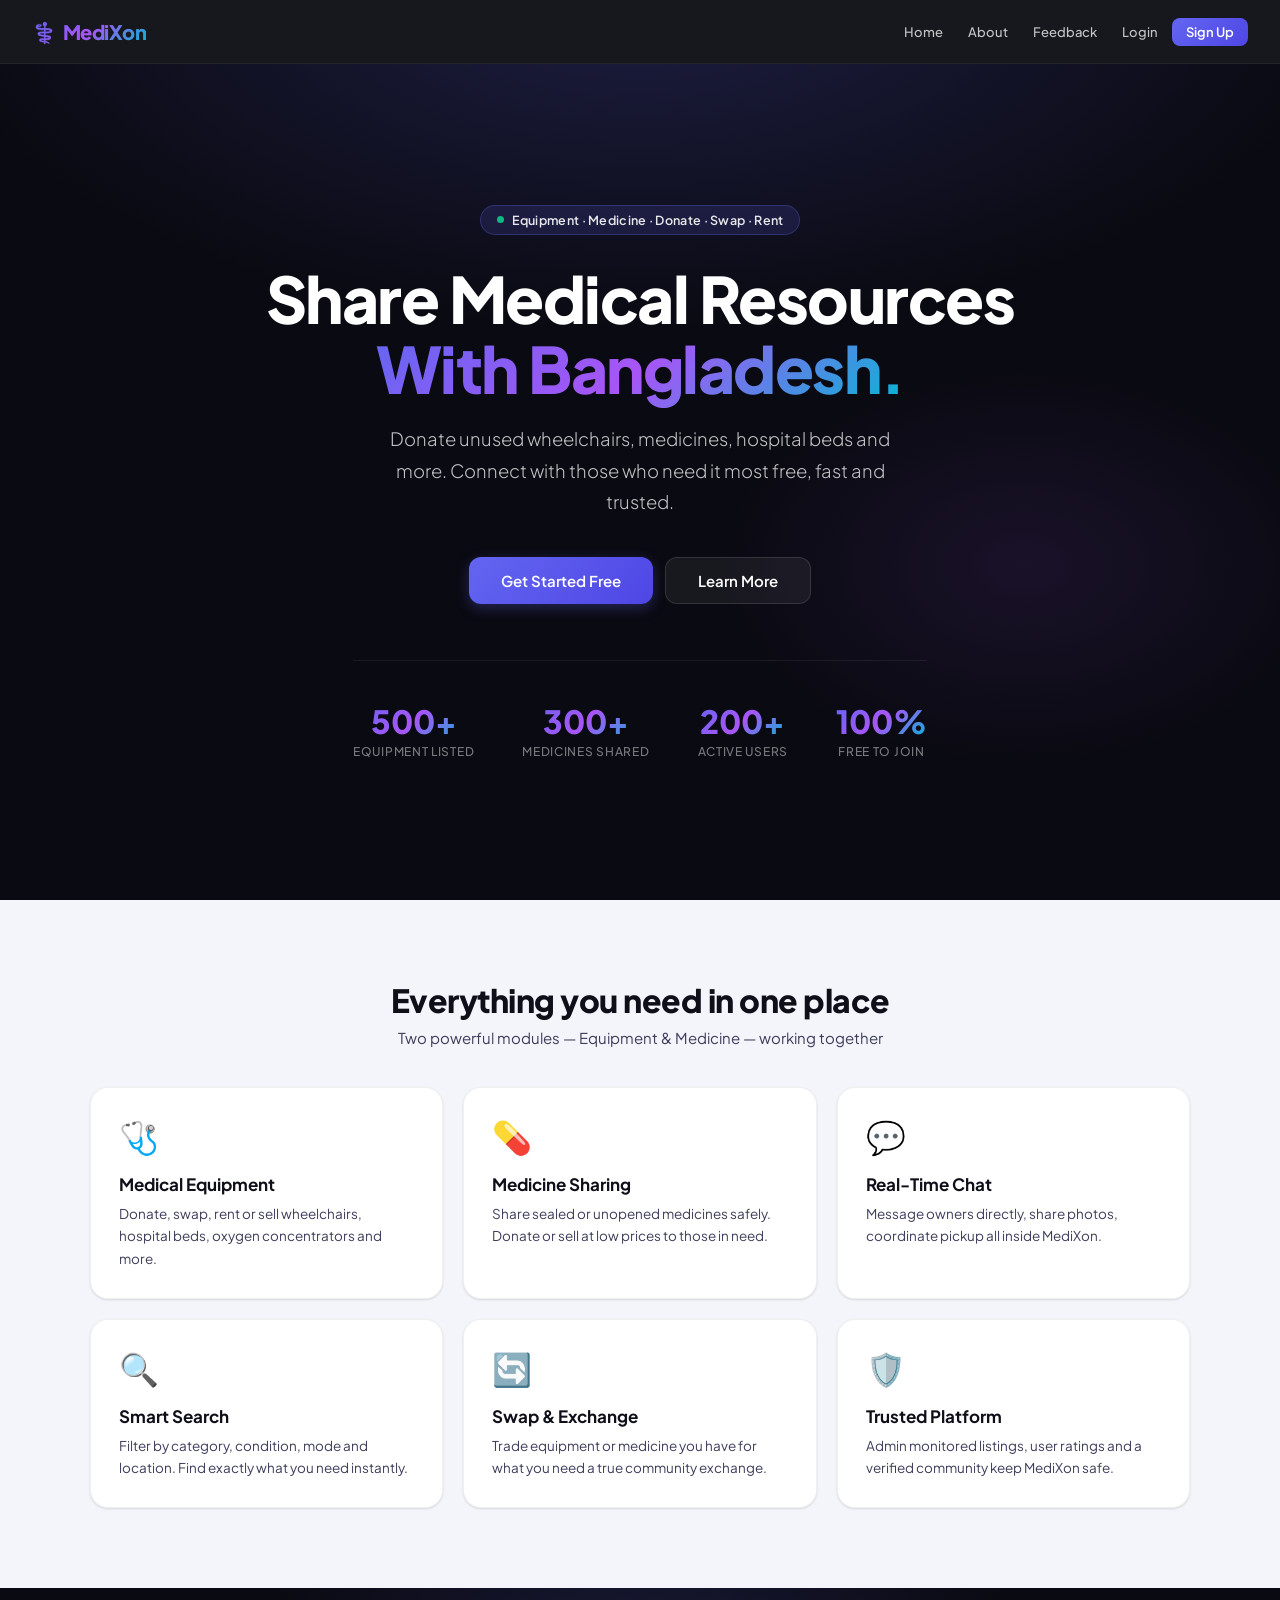
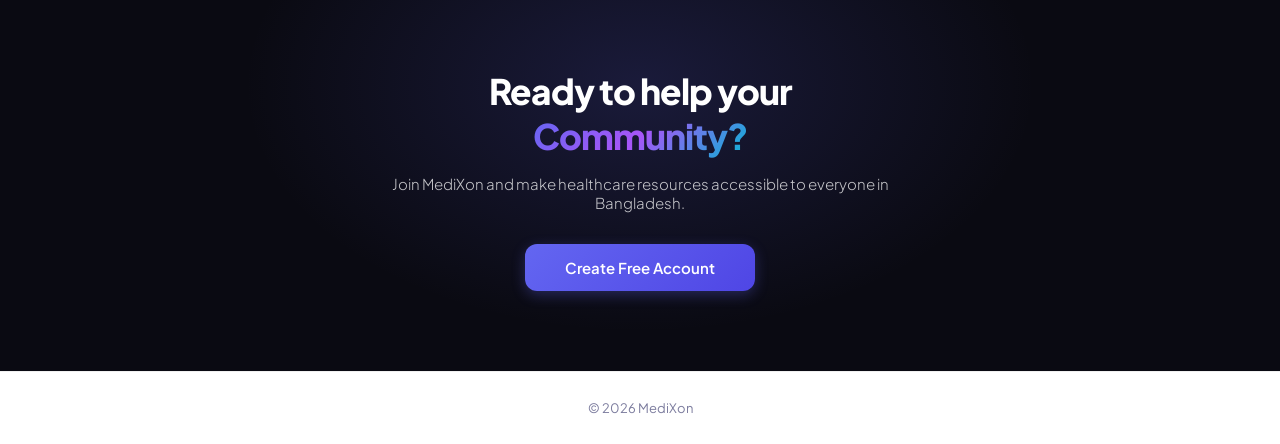
<file: index.html>
<!DOCTYPE html>
<html lang="en">
<head>
<meta charset="UTF-8"><meta name="viewport" content="width=device-width,initial-scale=1.0">
<title>MediXon — Medical Equipment & Medicine Sharing</title>
<link rel="stylesheet" href="style.css">
<link rel="stylesheet" href="https://unpkg.com/aos@2.3.4/dist/aos.css">
</head>
<body>
<header>
  <a href="index.html" class="logo"><span class="logo-icon">⚕️</span> MediXon</a>
  <nav>
    <a href="index.html">Home</a>
    <a href="about.html">About</a>
    <a href="feedback.html">Feedback</a>
    <a href="login.html">Login</a>
    <a href="signup.html" class="nav-cta">Sign Up</a>
  </nav>
</header>

<section class="hero">
  <div class="hero-badge" data-aos="fade-down"><div class="hero-dot"></div> Equipment · Medicine · Donate · Swap · Rent</div>
  <h1 data-aos="fade-up" data-aos-delay="80">Share Medical Resources<br><span>With Bangladesh.</span></h1>
  <p data-aos="fade-up" data-aos-delay="160">Donate unused wheelchairs, medicines, hospital beds and more. Connect with those who need it most free, fast and trusted.</p>
  <div style="display:flex;gap:12px;justify-content:center;flex-wrap:wrap;position:relative;z-index:1;" data-aos="fade-up" data-aos-delay="240">
    <a href="signup.html" class="btn btn-primary" style="font-size:15px;padding:13px 32px;">Get Started Free</a>
    <a href="about.html" class="btn btn-secondary" style="font-size:15px;padding:13px 32px;">Learn More</a>
  </div>
  <div class="hero-stats" data-aos="fade-up" data-aos-delay="360">
    <div style="text-align:center"><div class="sv">500+</div><div class="sl">Equipment Listed</div></div>
    <div style="text-align:center"><div class="sv">300+</div><div class="sl">Medicines Shared</div></div>
    <div style="text-align:center"><div class="sv">200+</div><div class="sl">Active Users</div></div>
    <div style="text-align:center"><div class="sv">100%</div><div class="sl">Free to Join</div></div>
  </div>
</section>

<div class="features-section-bg">
  <div style="text-align:center;margin-bottom:2.5rem;" data-aos="fade-up">
    <h2 style="font-size:2rem;font-weight:800;color:var(--text-d);letter-spacing:-.5px;">Everything you need in one place</h2>
    <p style="color:var(--text-d2);margin-top:.5rem;font-size:15px;">Two powerful modules — Equipment & Medicine — working together</p>
  </div>
  <div class="features-grid">
    <div class="feature-card" data-aos="fade-up" data-aos-delay="0"><div class="feature-icon">🩺</div><h2>Medical Equipment</h2><p>Donate, swap, rent or sell wheelchairs, hospital beds, oxygen concentrators and more.</p></div>
    <div class="feature-card" data-aos="fade-up" data-aos-delay="80"><div class="feature-icon">💊</div><h2>Medicine Sharing</h2><p>Share sealed or unopened medicines safely. Donate or sell at low prices to those in need.</p></div>
    <div class="feature-card" data-aos="fade-up" data-aos-delay="160"><div class="feature-icon">💬</div><h2>Real-Time Chat</h2><p>Message owners directly, share photos, coordinate pickup all inside MediXon.</p></div>
    <div class="feature-card" data-aos="fade-up" data-aos-delay="240"><div class="feature-icon">🔍</div><h2>Smart Search</h2><p>Filter by category, condition, mode and location. Find exactly what you need instantly.</p></div>
    <div class="feature-card" data-aos="fade-up" data-aos-delay="320"><div class="feature-icon">🔄</div><h2>Swap & Exchange</h2><p>Trade equipment or medicine you have for what you need a true community exchange.</p></div>
    <div class="feature-card" data-aos="fade-up" data-aos-delay="400"><div class="feature-icon">🛡️</div><h2>Trusted Platform</h2><p>Admin monitored listings, user ratings and a verified community keep MediXon safe.</p></div>
  </div>
</div>

<section style="background:var(--dark);padding:5rem 2rem;text-align:center;position:relative;overflow:hidden;">
  <div style="position:absolute;top:-40%;left:50%;transform:translateX(-50%);width:800px;height:500px;background:radial-gradient(ellipse,rgba(99,102,241,0.18) 0%,transparent 70%);pointer-events:none;"></div>
  <div style="max-width:560px;margin:0 auto;position:relative;" data-aos="fade-up">
    <h2 style="font-size:2.2rem;font-weight:800;color:var(--white);margin-bottom:1rem;letter-spacing:-1px;">Ready to help your<br><span style="background:var(--grad-main);-webkit-background-clip:text;-webkit-text-fill-color:transparent;">Community?</span></h2>
    <p style="color:var(--text-w2);margin-bottom:2rem;font-size:15px;font-weight:300;">Join MediXon and make healthcare resources accessible to everyone in Bangladesh.</p>
    <a href="signup.html" class="btn btn-primary" style="font-size:15px;padding:14px 40px;">Create Free Account</a>
  </div>
</section>

<footer>© 2026 MediXon </footer>
<script src="https://unpkg.com/aos@2.3.4/dist/aos.js"></script>
<script>AOS.init({duration:650,once:true,offset:60});</script>
</body>
</html>
</file>
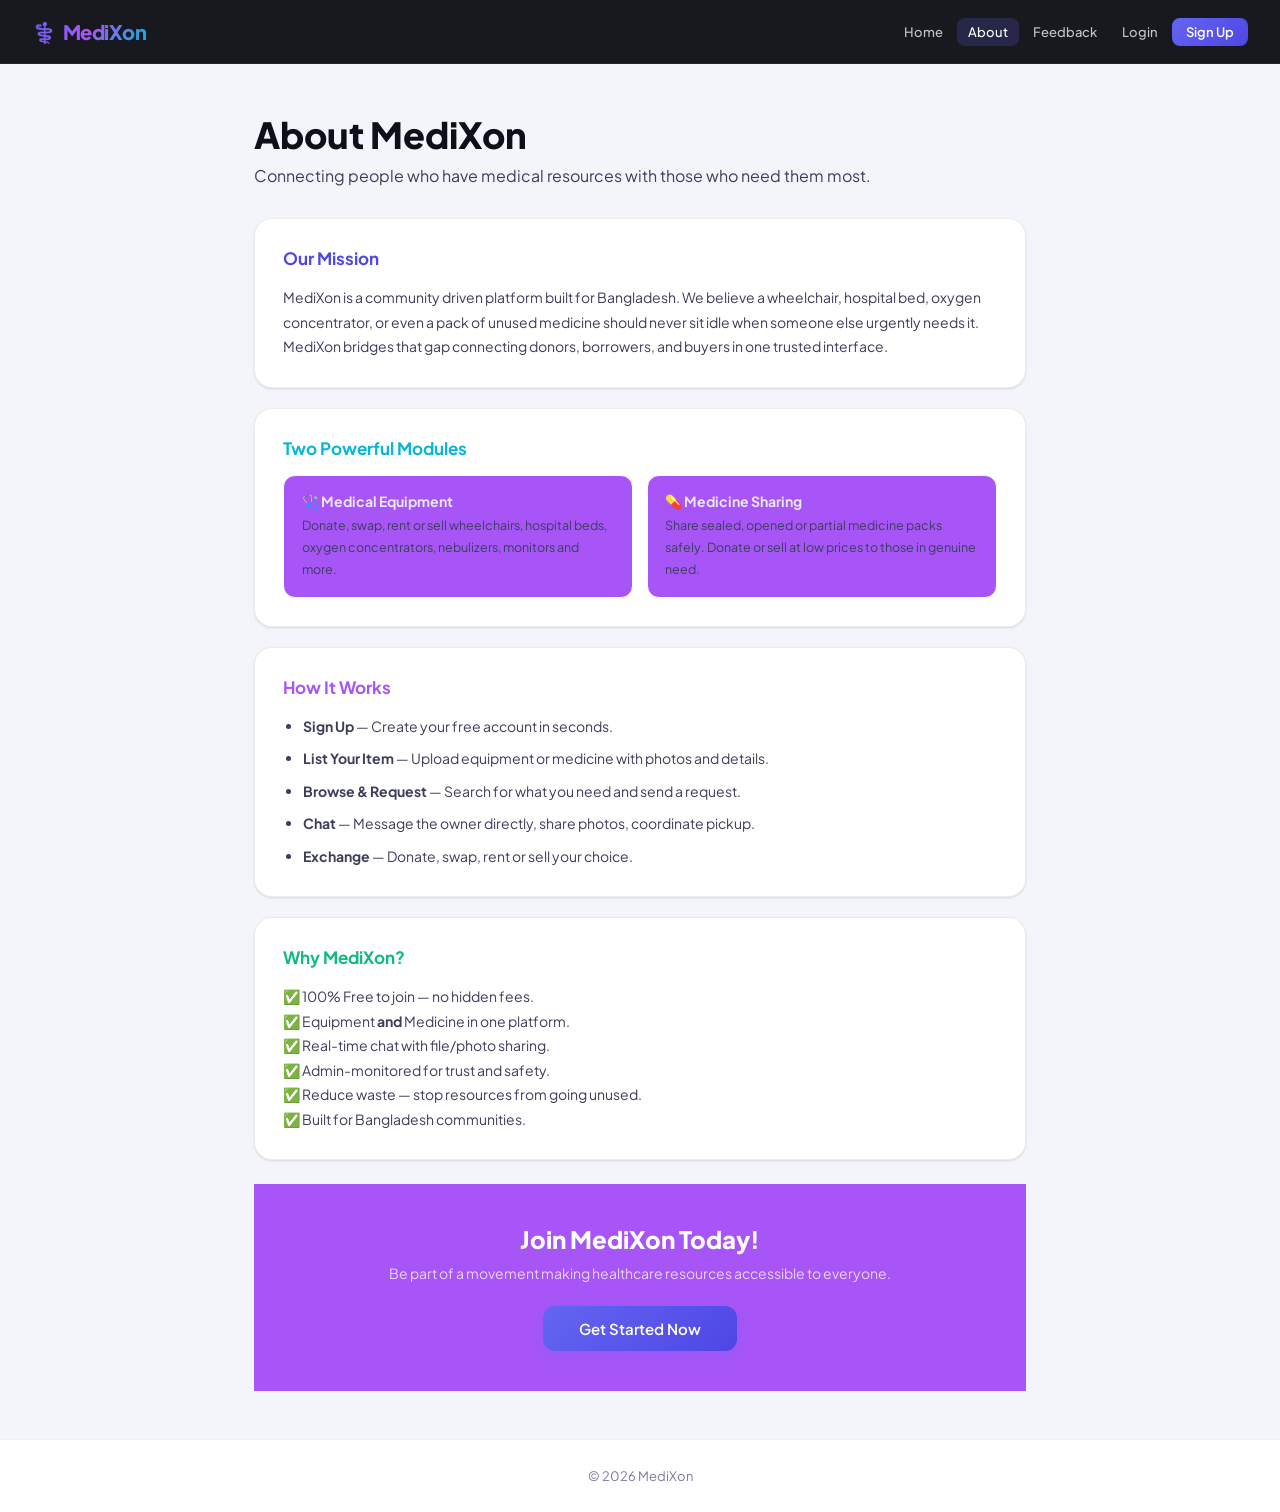
<file: about.html>
<!DOCTYPE html>
<html lang="en">
<head>
<meta charset="UTF-8"><meta name="viewport" content="width=device-width,initial-scale=1.0">
<title>About — MediXon</title>
<link rel="stylesheet" href="style.css">
<link rel="stylesheet" href="https://unpkg.com/aos@2.3.4/dist/aos.css">
</head>
<body style="background:var(--white2);">
<header>
  <a href="index.html" class="logo"><span class="logo-icon">⚕️</span> MediXon</a>
  <nav>
    <a href="index.html">Home</a>
    <a href="about.html" class="active">About</a>
    <a href="feedback.html">Feedback</a>
    <a href="login.html">Login</a>
    <a href="signup.html" class="nav-cta">Sign Up</a>
  </nav>
</header>
<div class="about-wrap" data-aos="fade-up">
  <h1>About MediXon</h1>
  <p class="tagline">Connecting people who have medical resources with those who need them most.</p>
  <div class="about-card">
    <h2 style="color:#4f46e5;">Our Mission</h2>
    <p>MediXon is a community driven platform built for Bangladesh. We believe a wheelchair, hospital bed, oxygen concentrator, or even a pack of unused medicine should never sit idle when someone else urgently needs it. MediXon bridges that gap  connecting donors, borrowers, and buyers in one trusted interface.</p>
  </div>
  <div class="about-card">
    <h2 style="color:#06b6d4;">Two Powerful Modules</h2>
    <div class="feat-mini-grid">
      <div class="feat-mini"><h3>🩺 Medical Equipment</h3><p>Donate, swap, rent or sell wheelchairs, hospital beds, oxygen concentrators, nebulizers, monitors and more.</p></div>
      <div class="feat-mini"><h3>💊 Medicine Sharing</h3><p>Share sealed, opened or partial medicine packs safely. Donate or sell at low prices to those in genuine need.</p></div>
    </div>
  </div>
  <div class="about-card">
    <h2 style="color:#a855f7;">How It Works</h2>
    <ul>
      <li><strong>Sign Up</strong> — Create your free account in seconds.</li>
      <li><strong>List Your Item</strong> — Upload equipment or medicine with photos and details.</li>
      <li><strong>Browse & Request</strong> — Search for what you need and send a request.</li>
      <li><strong>Chat</strong> — Message the owner directly, share photos, coordinate pickup.</li>
      <li><strong>Exchange</strong> — Donate, swap, rent or sell  your choice.</li>
    </ul>
  </div>
  <div class="about-card">
    <h2 style="color:#10b981;">Why MediXon?</h2>
    <p>✅ 100% Free to join — no hidden fees.<br>
    ✅ Equipment <strong>and</strong> Medicine in one platform.<br>
    ✅ Real-time chat with file/photo sharing.<br>
    ✅ Admin-monitored for trust and safety.<br>
    ✅ Reduce waste — stop resources from going unused.<br>
    ✅ Built for Bangladesh communities.</p>
  </div>
  <div class="cta-card">
    <h2>Join MediXon Today!</h2>
    <p>Be part of a movement making healthcare resources accessible to everyone.</p>
    <a href="signup.html" class="btn btn-primary" style="font-size:15px;padding:13px 36px;">Get Started Now</a>
  </div>
</div>
<footer>© 2026 MediXon </footer>
<script src="https://unpkg.com/aos@2.3.4/dist/aos.js"></script>
<script>AOS.init({duration:650,once:true});</script>
</body>
</html>
</file>
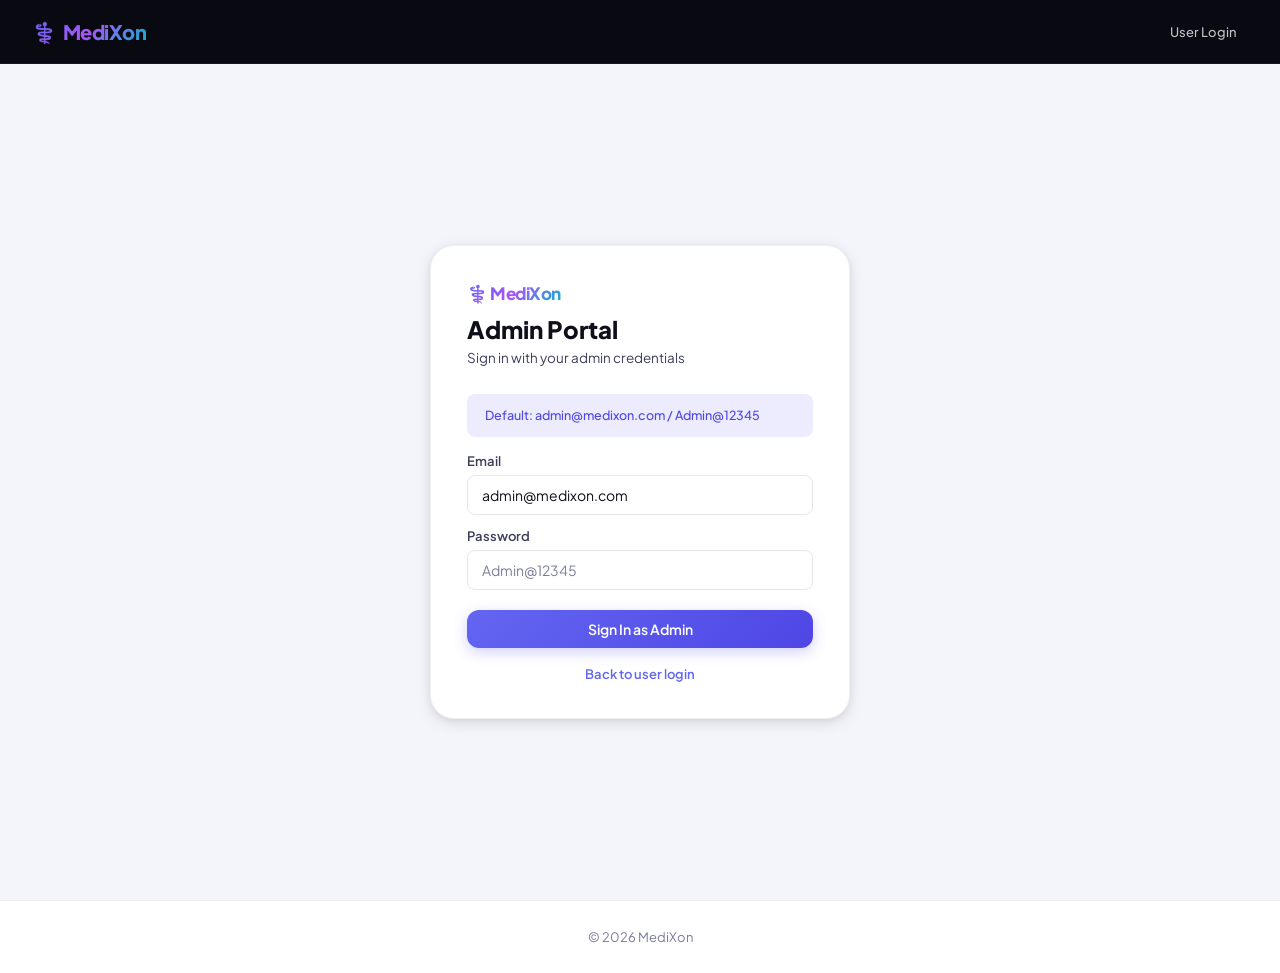
<file: admin-login.html>
<!DOCTYPE html>
<html lang="en">
<head>
<meta charset="UTF-8"><meta name="viewport" content="width=device-width,initial-scale=1.0">
<title>Admin Login — MediXon</title>
<link rel="stylesheet" href="style.css">
</head>
<body style="background:var(--dark);">
<header>
  <a href="index.html" class="logo"><span class="logo-icon">⚕️</span> MediXon</a>
  <nav><a href="login.html">User Login</a></nav>
</header>
<section class="auth-section">
  <div class="auth-box">
    <a href="index.html" class="logo" style="font-size:17px;display:inline-block;margin-bottom:.6rem;"><span class="logo-icon">⚕️</span> MediXon</a>
    <h2>Admin Portal</h2>
    <p class="auth-subtitle">Sign in with your admin credentials</p>
    <div class="alert alert-info" style="font-size:12.5px;margin-bottom:1rem;">Default: admin@medixon.com / Admin@12345</div>
    <form action="admin-login.php" method="post" style="margin-top:.5rem;">
      <div class="form-group" style="margin-bottom:.85rem;"><label>Email</label><input type="email" name="email" value="admin@medixon.com" required></div>
      <div class="form-group" style="margin-bottom:1.25rem;"><label>Password</label><input type="password" name="password" placeholder="Admin@12345" required></div>
      <button type="submit" class="btn btn-primary btn-full">Sign In as Admin</button>
    </form>
    <p class="auth-footer"><a href="login.html">Back to user login</a></p>
  </div>
</section>
<footer>© 2026 MediXon</footer>
</body>
</html>
</file>
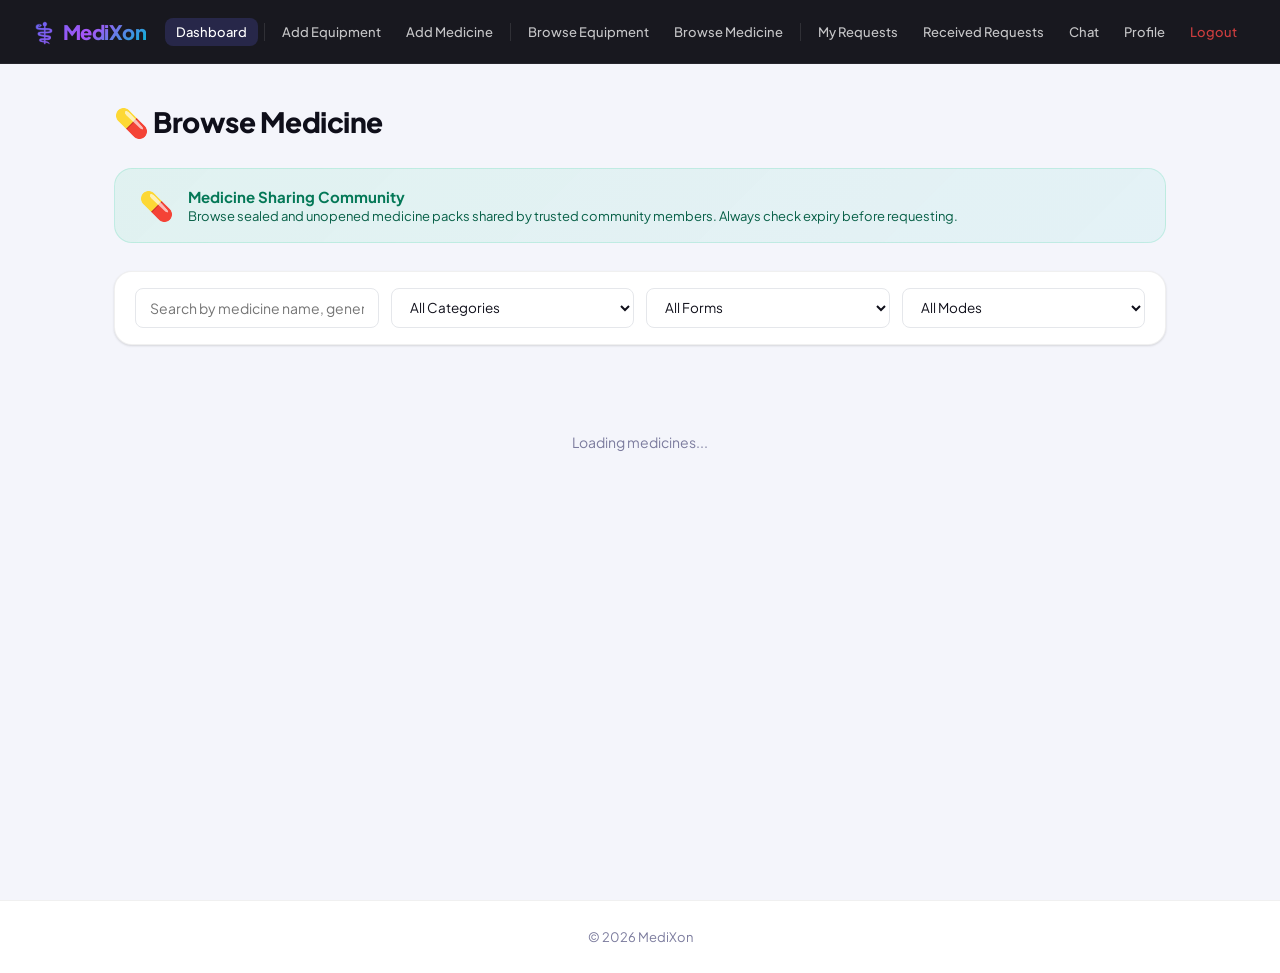
<file: browseMedicine.html>
<!DOCTYPE html>
<html lang="en">
<head>
<meta charset="UTF-8"><meta name="viewport" content="width=device-width,initial-scale=1.0">
<title>Browse Medicine — MediXon</title>
<link rel="stylesheet" href="style.css">
</head>
<body style="background:var(--white2);">
<header>
  <a href="dashboard.html" class="logo"><span class="logo-icon">⚕️</span> MediXon</a>
  <nav>
    <a href="dashboard.html" class="active">Dashboard</a>
    <div class="nav-sep"></div>
    <a href="uploadEquipment.html">Add Equipment</a>
    <a href="uploadMedicine.html">Add Medicine</a>
    <div class="nav-sep"></div>
    <a href="browse.html">Browse Equipment</a>
    <a href="browseMedicine.html">Browse Medicine</a>
    <div class="nav-sep"></div>
    <a href="myRequests.html">My Requests</a>
    <a href="ownerRequests.html">Received Requests</a>
    <a href="chat.html">Chat</a>
    <a href="profile.html">Profile</a>
    <a href="LogoutServlet.php" class="nav-logout">Logout</a>
  </nav>
</header>
<div class="page-wrap">
  <h1 class="page-title">💊 Browse Medicine</h1>
  <div class="med-banner">
    <div class="med-banner-icon">💊</div>
    <div class="med-banner-text">
      <h3>Medicine Sharing Community</h3>
      <p>Browse sealed and unopened medicine packs shared by trusted community members. Always check expiry before requesting.</p>
    </div>
  </div>
  <div class="filters-row">
    <input type="text" id="medSearch" placeholder="Search by medicine name, generic name or brand...">
    <select id="medCategory">
      <option value="">All Categories</option>
      <option>Antibiotic</option><option>Painkiller</option><option>Vitamin &amp; Supplement</option>
      <option>Diabetes</option><option>Cardiac</option><option>Respiratory</option><option>Other</option>
    </select>
    <select id="medForm">
      <option value="">All Forms</option>
      <option>Tablet</option><option>Capsule</option><option>Syrup</option><option>Injection</option>
      <option>Cream</option><option>Drops</option><option>Inhaler</option><option>Powder</option><option>Other</option>
    </select>
    <select id="medMode"><option value="">All Modes</option><option value="Donate">Donate</option><option value="Swap">Swap</option><option value="Low Price Sale">Low Price Sale</option></select>
  </div>
  <div class="equipment-list" id="medicineList"><div class="empty-state"><p>Loading medicines...</p></div></div>
</div>
<footer>© 2026 MediXon </footer>
<script src="script.js"></script>
</body>
</html>
</file>
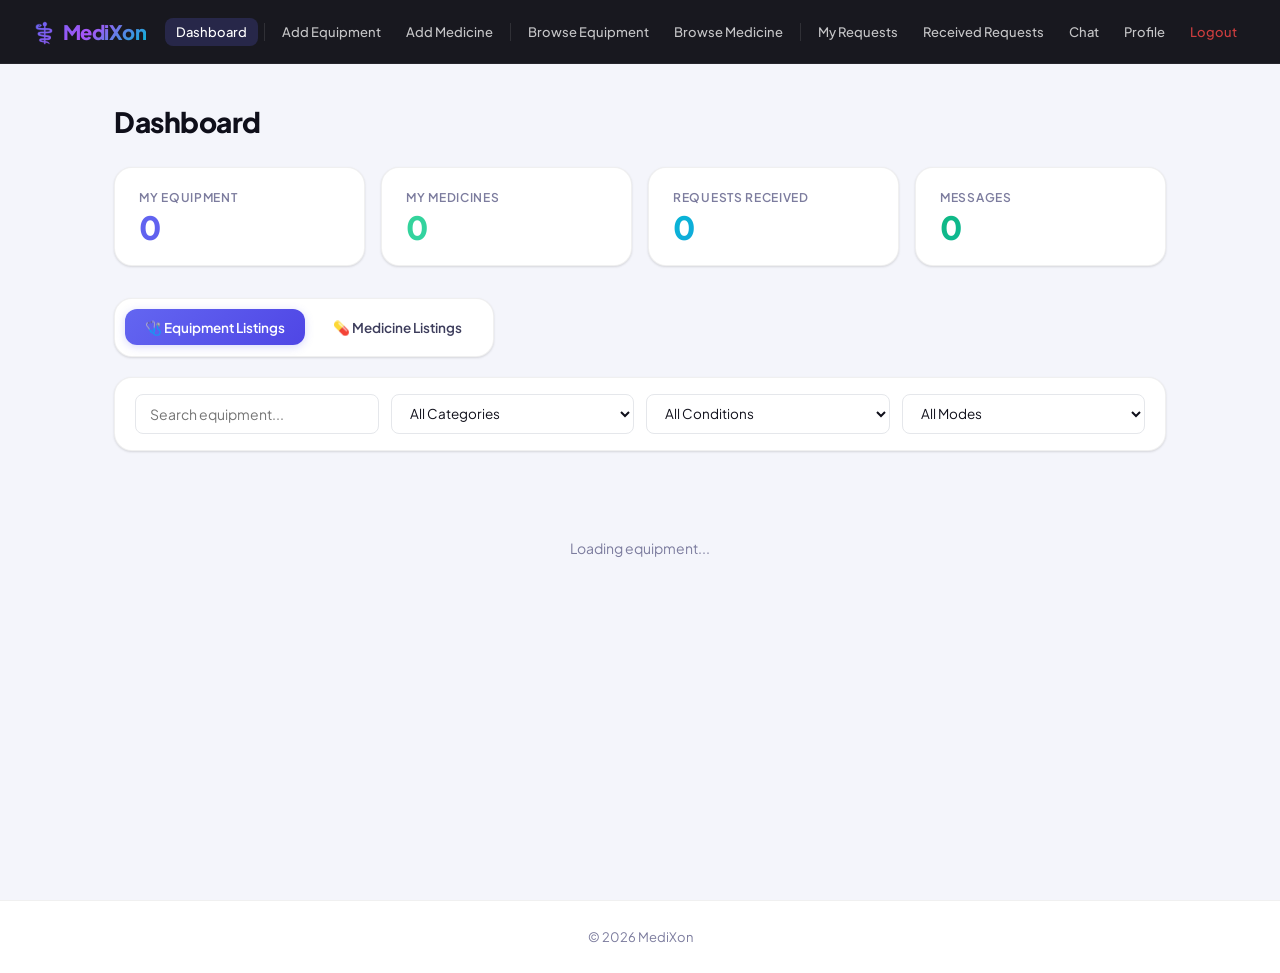
<file: dashboard.html>
<!DOCTYPE html>
<html lang="en">
<head>
<meta charset="UTF-8"><meta name="viewport" content="width=device-width,initial-scale=1.0">
<title>Dashboard — MediXon</title>
<link rel="stylesheet" href="style.css">
</head>
<body style="background:var(--white2);">
<header>
  <a href="dashboard.html" class="logo"><span class="logo-icon">⚕️</span> MediXon</a>
  <nav>
    <a href="dashboard.html" class="active">Dashboard</a>
    <div class="nav-sep"></div>
    <a href="uploadEquipment.html">Add Equipment</a>
    <a href="uploadMedicine.html">Add Medicine</a>
    <div class="nav-sep"></div>
    <a href="browse.html">Browse Equipment</a>
    <a href="browseMedicine.html">Browse Medicine</a>
    <div class="nav-sep"></div>
    <a href="myRequests.html">My Requests</a>
    <a href="ownerRequests.html">Received Requests</a>
    <a href="chat.html">Chat</a>
    <a href="profile.html">Profile</a>
    <a href="LogoutServlet.php" class="nav-logout">Logout</a>
  </nav>
</header>
<div class="page-wrap">
  <h1 class="page-title">Dashboard</h1>

  <!-- Stats -->
  <div class="stat-cards">
    <div class="stat-card"><div class="s-label">My Equipment</div><div class="s-value sv-indigo" id="statEquip">0</div></div>
    <div class="stat-card"><div class="s-label">My Medicines</div><div class="s-value sv-med" id="statMed">0</div></div>
    <div class="stat-card"><div class="s-label">Requests Received</div><div class="s-value sv-blue" id="statReq">0</div></div>
    <div class="stat-card"><div class="s-label">Messages</div><div class="s-value sv-green" id="statMsg">0</div></div>
  </div>

  <!-- Tabs -->
  <div class="dash-tabs">
    <button class="dash-tab active" onclick="switchTab('equipment',this)">🩺 Equipment Listings</button>
    <button class="dash-tab" onclick="switchTab('medicine',this)">💊 Medicine Listings</button>
  </div>

  <!-- Equipment Tab -->
  <div id="tab-equipment">
    <div class="filters-row">
      <input type="text" id="searchInput" placeholder="Search equipment...">
      <select id="filterCategory">
        <option value="">All Categories</option>
        <option>Mobility Aids</option><option>Hospital Beds</option><option>Respiratory</option>
        <option>Monitoring</option><option>Rehabilitation</option><option>Daily Living Aids</option><option>Other</option>
      </select>
      <select id="filterCondition"><option value="">All Conditions</option><option>New</option><option>Used</option></select>
      <select id="filterMode"><option value="">All Modes</option><option>Donate</option><option>Swap</option><option>Rent</option><option value="Low Price Sale">Low Price Sale</option></select>
    </div>
    <div class="equipment-list" id="equipmentList"><div class="empty-state"><p>Loading equipment...</p></div></div>
  </div>

  <!-- Medicine Tab -->
  <div id="tab-medicine" style="display:none;">
    <div class="med-banner">
      <div class="med-banner-icon">💊</div>
      <div class="med-banner-text"><h3>Medicine Sharing</h3><p>Browse and request medicines from your community. Only sealed or partial packs from trusted users.</p></div>
    </div>
    <div class="filters-row">
      <input type="text" id="medSearch" placeholder="Search medicines...">
      <select id="medCategory">
        <option value="">All Categories</option>
        <option>Antibiotic</option><option>Painkiller</option><option>Vitamin & Supplement</option>
        <option>Diabetes</option><option>Cardiac</option><option>Respiratory</option><option>Other</option>
      </select>
      <select id="medForm"><option value="">All Forms</option><option>Tablet</option><option>Capsule</option><option>Syrup</option><option>Injection</option><option>Cream</option><option>Drops</option><option>Inhaler</option><option>Powder</option><option>Other</option></select>
      <select id="medMode"><option value="">All Modes</option><option>Donate</option><option>Swap</option><option value="Low Price Sale">Low Price Sale</option></select>
    </div>
    <div class="equipment-list" id="medicineList"><div class="empty-state"><p>Loading medicines...</p></div></div>
  </div>
</div>
<footer>© 2026 MediXon </footer>
<script src="script.js"></script>
<script>
function switchTab(tab, el){
  document.querySelectorAll('.dash-tab').forEach(t=>t.classList.remove('active'));
  el.classList.add('active');
  document.getElementById('tab-equipment').style.display = tab==='equipment'?'':'none';
  document.getElementById('tab-medicine').style.display  = tab==='medicine' ?'':'none';
  if(tab==='medicine') loadMedicineList();
}
</script>
</body>
</html>
</file>
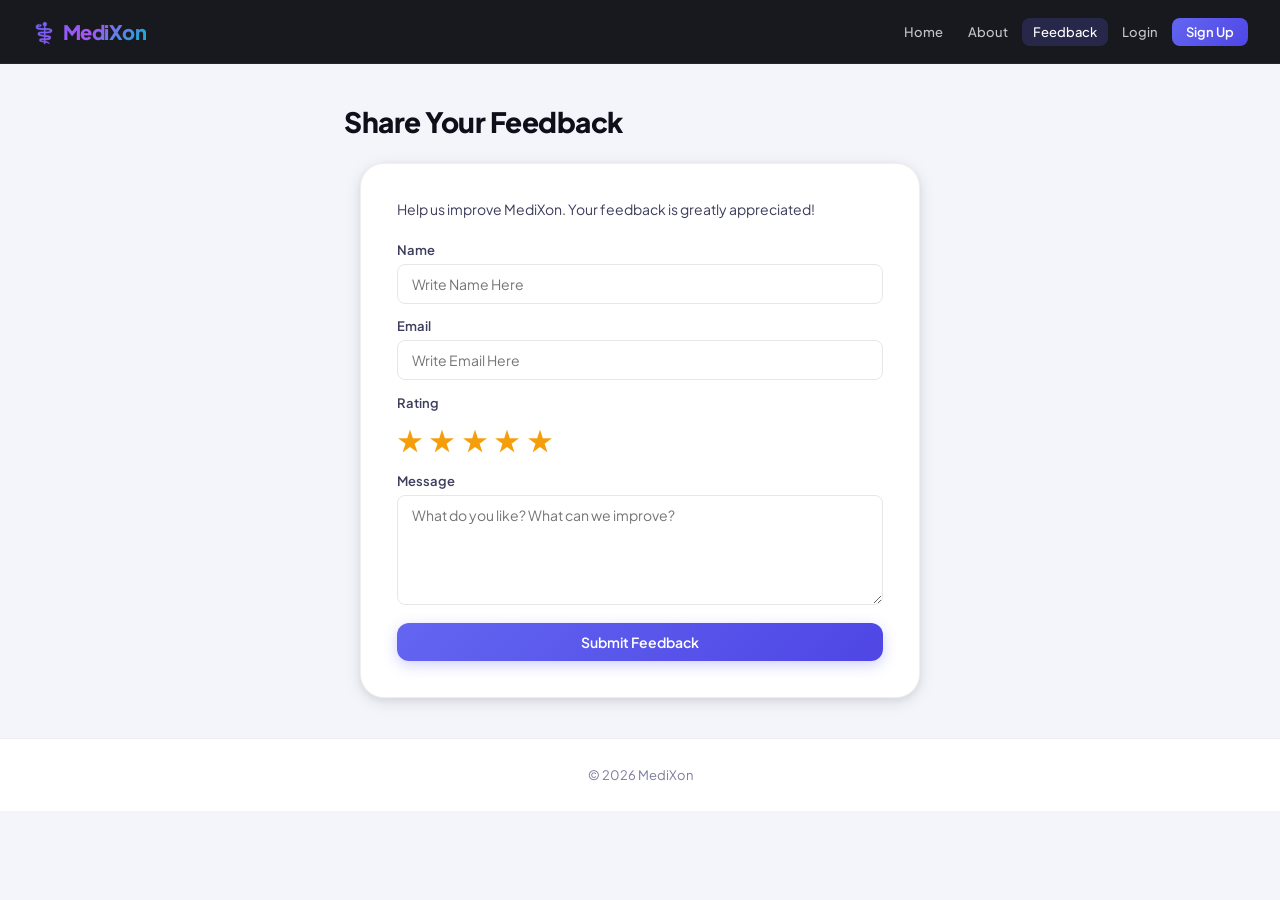
<file: feedback.html>
<!DOCTYPE html>
<html lang="en">
<head>
<meta charset="UTF-8"><meta name="viewport" content="width=device-width,initial-scale=1.0">
<title>Feedback — MediXon</title>
<link rel="stylesheet" href="style.css">
</head>
<body style="background:var(--white2);">
<header>
  <a href="index.html" class="logo"><span class="logo-icon">⚕️</span> MediXon</a>
  <nav>
    <a href="index.html">Home</a>
    <a href="about.html">About</a>
    <a href="feedback.html" class="active">Feedback</a>
    <a href="login.html">Login</a><a href="signup.html" class="nav-cta">Sign Up</a>
  </nav>
</header>
<div class="feedback-wrap">
  <h1 class="page-title">Share Your Feedback</h1>
  <div class="form-card" style="max-width:560px;margin:0 auto;">
    <p style="color:var(--text-d2);font-size:14px;margin-bottom:1.5rem;">Help us improve MediXon. Your feedback is greatly appreciated!</p>
    <form action="submitFeedback.php" method="post">
      <div class="form-group" style="margin-bottom:.9rem;"><label>Name</label><input type="text" name="name" placeholder="Write Name Here"></div>
      <div class="form-group" style="margin-bottom:.9rem;"><label>Email</label><input type="email" name="email" placeholder="Write Email Here"></div>
      <div class="form-group" style="margin-bottom:.9rem;">
        <label>Rating</label>
        <div class="star-row" id="starRow">
          <span class="star" data-v="1">★</span><span class="star" data-v="2">★</span><span class="star" data-v="3">★</span><span class="star" data-v="4">★</span><span class="star" data-v="5">★</span>
        </div>
        <input type="hidden" name="rating" id="ratingInput" value="5">
      </div>
      <div class="form-group" style="margin-bottom:1.1rem;"><label>Message</label><textarea name="message" placeholder="What do you like? What can we improve?" required style="min-height:110px;"></textarea></div>
      <button type="submit" class="btn btn-primary btn-full">Submit Feedback</button>
    </form>
  </div>
</div>
<footer>© 2026 MediXon </footer>
<script>
let rating=5;
const stars=document.querySelectorAll('.star');
function setStars(v){stars.forEach(s=>s.classList.toggle('active',parseInt(s.dataset.v)<=v));document.getElementById('ratingInput').value=v;}
setStars(5);
stars.forEach(s=>{
  s.addEventListener('click',()=>{rating=parseInt(s.dataset.v);setStars(rating);});
  s.addEventListener('mouseenter',()=>setStars(parseInt(s.dataset.v)));
});
document.getElementById('starRow').addEventListener('mouseleave',()=>setStars(rating));
</script>
</body>
</html>
</file>
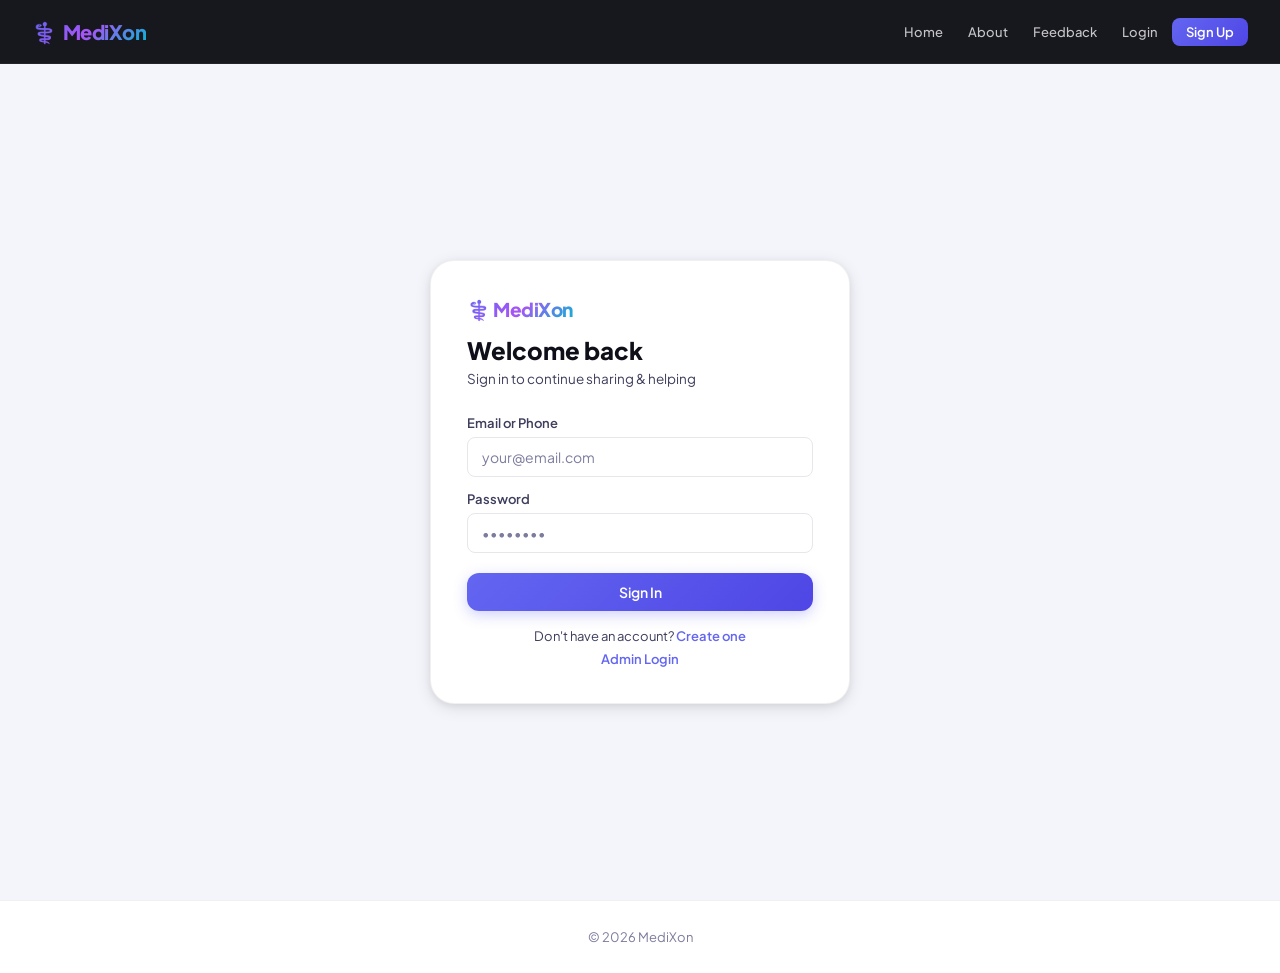
<file: login.html>
<!DOCTYPE html>
<html lang="en">
<head>
<meta charset="UTF-8"><meta name="viewport" content="width=device-width,initial-scale=1.0">
<title>Login — MediXon</title>
<link rel="stylesheet" href="style.css">
</head>
<body>
<header>
  <a href="index.html" class="logo"><span class="logo-icon">⚕️</span> MediXon</a>
  <nav>
    <a href="index.html">Home</a>
    <a href="about.html">About</a>
    <a href="feedback.html">Feedback</a>
    <a href="login.html">Login</a>
    <a href="signup.html" class="nav-cta">Sign Up</a></nav>
</header>
<section class="auth-section">
  <div class="auth-box">
    <a href="index.html" class="logo" style="font-size:19px;display:inline-block;margin-bottom:.8rem;"><span class="logo-icon">⚕️</span> MediXon</a>
    <h2>Welcome back</h2>
    <p class="auth-subtitle">Sign in to continue sharing & helping</p>
    <form action="login.php" method="post" style="margin-top:1.25rem;">
      <div class="form-group" style="margin-bottom:.85rem;">
        <label>Email or Phone</label>
        <input type="text" name="email" placeholder="your@email.com" required autocomplete="username">
      </div>
      <div class="form-group" style="margin-bottom:1.25rem;">
        <label>Password</label>
        <input type="password" name="password" placeholder="••••••••" required autocomplete="current-password">
      </div>
      <button type="submit" class="btn btn-primary btn-full">Sign In</button>
    </form>
    <p class="auth-footer">Don't have an account? <a href="signup.html">Create one</a></p>
    <p class="auth-footer" style="margin-top:.4rem;"><a href="admin-login.html">Admin Login</a></p>
  </div>
</section>
<footer>© 2026 MediXon</footer>
</body>
</html>
</file>
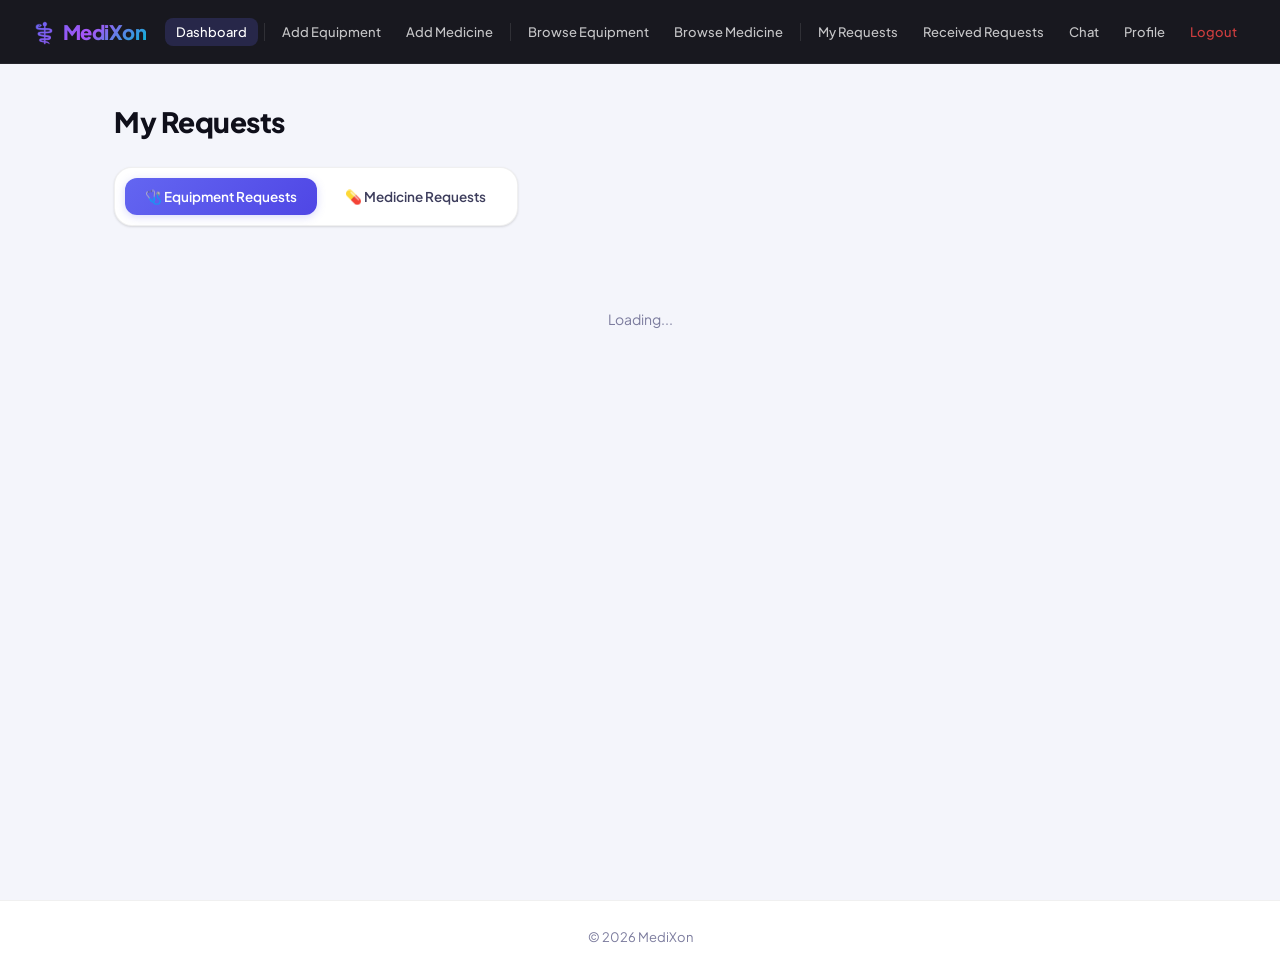
<file: myRequests.html>
<!DOCTYPE html>
<html lang="en">
<head>
<meta charset="UTF-8"><meta name="viewport" content="width=device-width,initial-scale=1.0">
<title>My Requests — MediXon</title>
<link rel="stylesheet" href="style.css">
</head>
<body style="background:var(--white2);">
<header>
  <a href="dashboard.html" class="logo"><span class="logo-icon">⚕️</span> MediXon</a>
  <nav>
    <a href="dashboard.html" class="active">Dashboard</a>
    <div class="nav-sep"></div>
    <a href="uploadEquipment.html">Add Equipment</a>
    <a href="uploadMedicine.html">Add Medicine</a>
    <div class="nav-sep"></div>
    <a href="browse.html">Browse Equipment</a>
    <a href="browseMedicine.html">Browse Medicine</a>
    <div class="nav-sep"></div>
    <a href="myRequests.html">My Requests</a>
    <a href="ownerRequests.html">Received Requests</a>
    <a href="chat.html">Chat</a>
    <a href="profile.html">Profile</a>
    <a href="LogoutServlet.php" class="nav-logout">Logout</a>
  </nav>
</header>
<div class="page-wrap">
  <h1 class="page-title">My Requests</h1>
  <div class="dash-tabs">
    <button class="dash-tab active" onclick="switchReqTab('equipment',this)">🩺 Equipment Requests</button>
    <button class="dash-tab" onclick="switchReqTab('medicine',this)">💊 Medicine Requests</button>
  </div>
  <div id="req-equipment">
    <div class="equipment-list" id="myEquipRequestsList"><div class="empty-state"><p>Loading...</p></div></div>
  </div>
  <div id="req-medicine" style="display:none;">
    <div class="equipment-list" id="myMedRequestsList"><div class="empty-state"><p>Loading...</p></div></div>
  </div>
</div>
<footer>© 2026 MediXon </footer>
<script src="myRequestsScripts.js"></script>
<script>
function switchReqTab(tab,el){
  document.querySelectorAll('.dash-tab').forEach(t=>t.classList.remove('active'));
  el.classList.add('active');
  document.getElementById('req-equipment').style.display=tab==='equipment'?'':'none';
  document.getElementById('req-medicine').style.display=tab==='medicine'?'':'none';
  if(tab==='medicine') loadMyMedicineRequests();
}
</script>
</body>
</html>
</file>
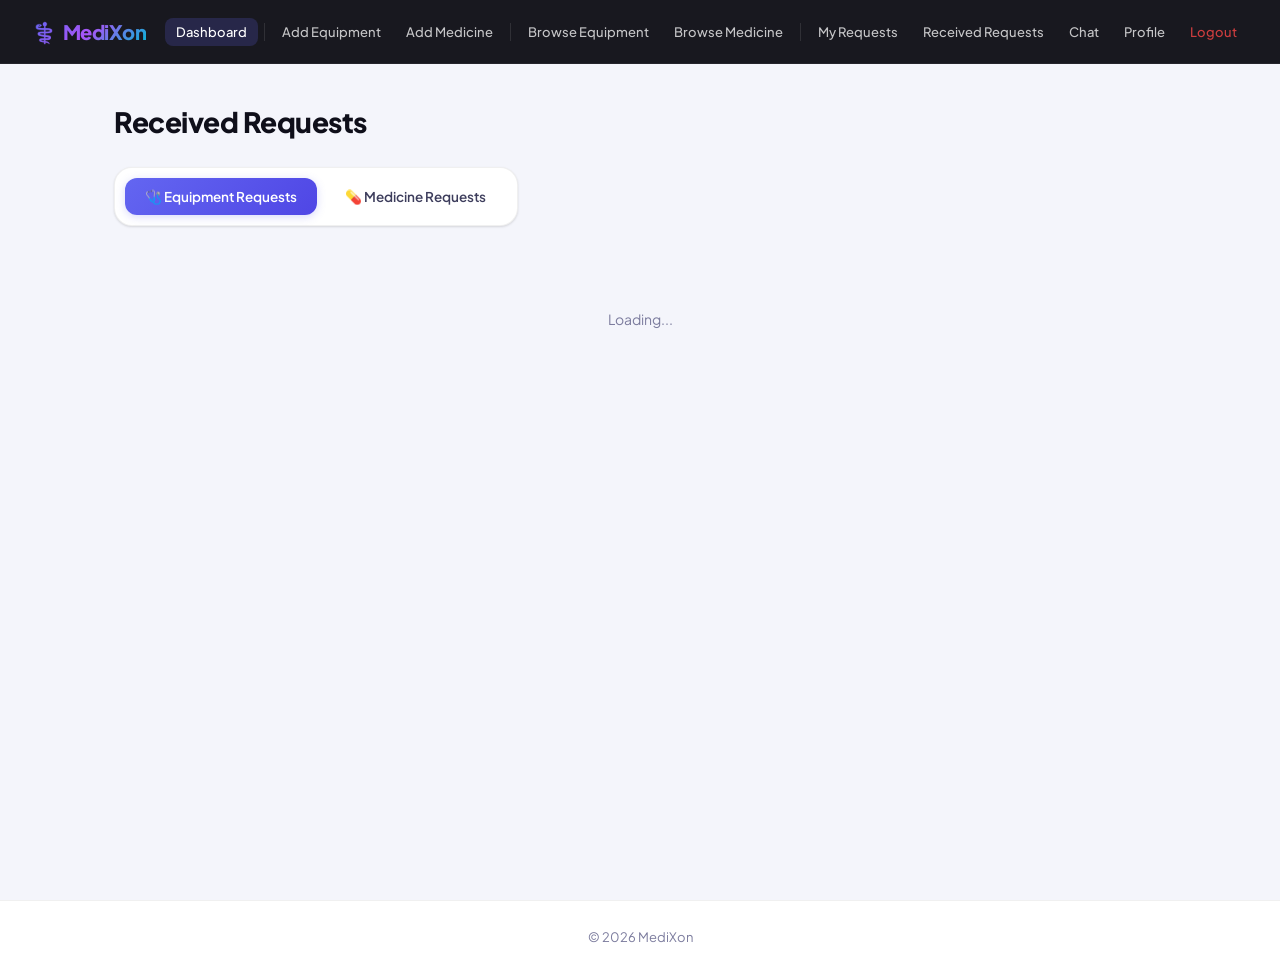
<file: ownerRequests.html>
<!DOCTYPE html>
<html lang="en">
<head>
<meta charset="UTF-8"><meta name="viewport" content="width=device-width,initial-scale=1.0">
<title>Received Requests — MediXon</title>
<link rel="stylesheet" href="style.css">
</head>
<body style="background:var(--white2);">
<header>
  <a href="dashboard.html" class="logo"><span class="logo-icon">⚕️</span> MediXon</a>
  <nav>
    <a href="dashboard.html" class="active">Dashboard</a>
    <div class="nav-sep"></div>
    <a href="uploadEquipment.html">Add Equipment</a>
    <a href="uploadMedicine.html">Add Medicine</a>
    <div class="nav-sep"></div>
    <a href="browse.html">Browse Equipment</a>
    <a href="browseMedicine.html">Browse Medicine</a>
    <div class="nav-sep"></div>
    <a href="myRequests.html">My Requests</a>
    <a href="ownerRequests.html">Received Requests</a>
    <a href="chat.html">Chat</a>
    <a href="profile.html">Profile</a>
    <a href="LogoutServlet.php" class="nav-logout">Logout</a>
  </nav>
</header>
<div class="page-wrap">
  <h1 class="page-title">Received Requests</h1>
  <div class="dash-tabs">
    <button class="dash-tab active" onclick="switchOwnerTab('equipment',this)">🩺 Equipment Requests</button>
    <button class="dash-tab" onclick="switchOwnerTab('medicine',this)">💊 Medicine Requests</button>
  </div>
  <div id="owner-equipment">
    <div class="equipment-list" id="ownerEquipRequestsList"><div class="empty-state"><p>Loading...</p></div></div>
  </div>
  <div id="owner-medicine" style="display:none;">
    <div class="equipment-list" id="ownerMedRequestsList"><div class="empty-state"><p>Loading...</p></div></div>
  </div>
</div>
<footer>© 2026 MediXon </footer>
<script src="ownerRequestsScripts.js"></script>
<script>
function switchOwnerTab(tab,el){
  document.querySelectorAll('.dash-tab').forEach(t=>t.classList.remove('active'));
  el.classList.add('active');
  document.getElementById('owner-equipment').style.display=tab==='equipment'?'':'none';
  document.getElementById('owner-medicine').style.display=tab==='medicine'?'':'none';
  if(tab==='medicine') loadOwnerMedicineRequests();
}
</script>
</body>
</html>
</file>
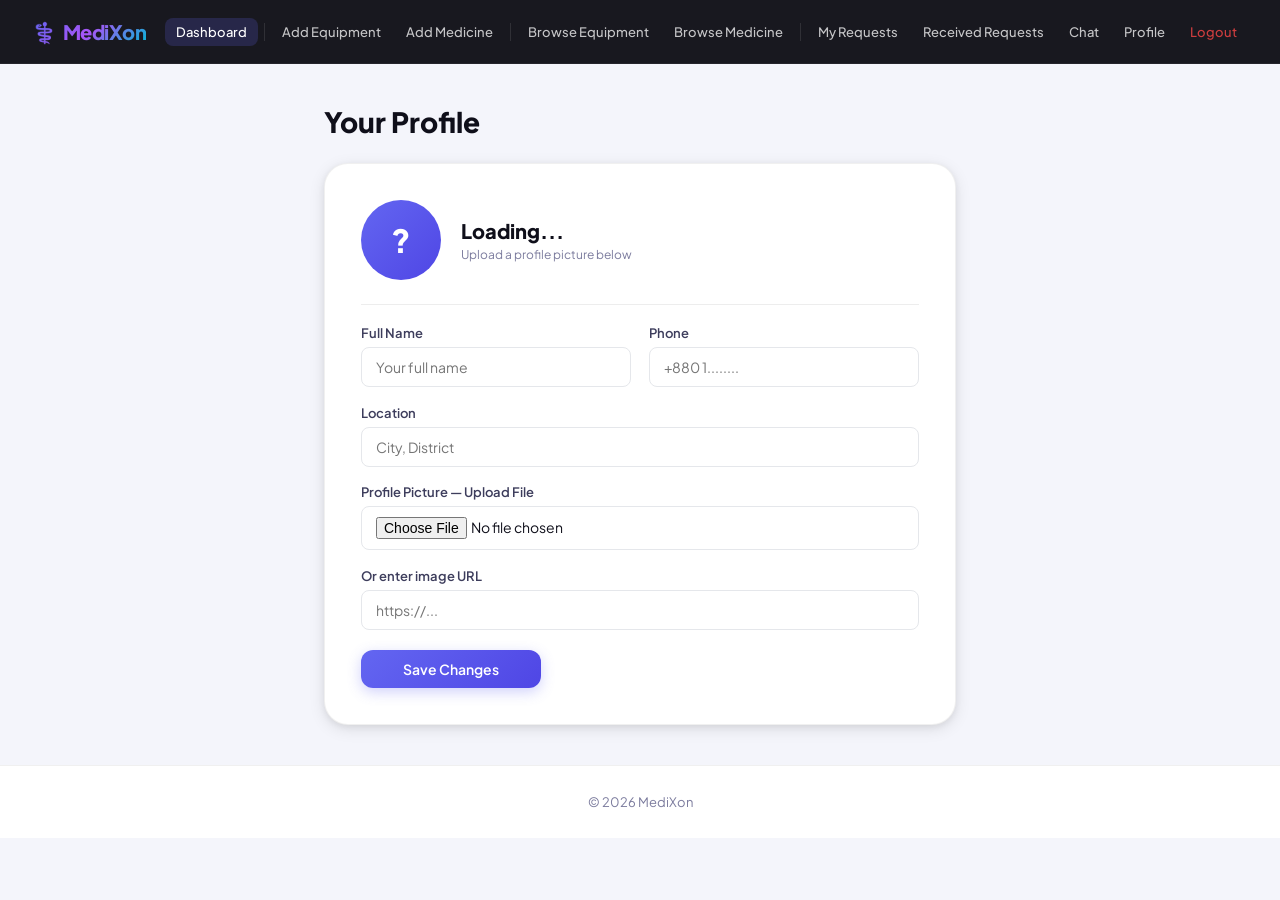
<file: profile.html>
<!DOCTYPE html>
<html lang="en">
<head>
<meta charset="UTF-8"><meta name="viewport" content="width=device-width,initial-scale=1.0">
<title>Profile — MediXon</title>
<link rel="stylesheet" href="style.css">
</head>
<body style="background:var(--white2);">
<header>
  <a href="dashboard.html" class="logo"><span class="logo-icon">⚕️</span> MediXon</a>
  <nav>
    <a href="dashboard.html" class="active">Dashboard</a>
    <div class="nav-sep"></div>
    <a href="uploadEquipment.html">Add Equipment</a>
    <a href="uploadMedicine.html">Add Medicine</a>
    <div class="nav-sep"></div>
    <a href="browse.html">Browse Equipment</a>
    <a href="browseMedicine.html">Browse Medicine</a>
    <div class="nav-sep"></div>
    <a href="myRequests.html">My Requests</a>
    <a href="ownerRequests.html">Received Requests</a>
    <a href="chat.html">Chat</a>
    <a href="profile.html">Profile</a>
    <a href="LogoutServlet.php" class="nav-logout">Logout</a>
  </nav>
</header>
<div class="profile-section">
  <h1>Your Profile</h1>
  <div class="form-card">
    <div class="profile-header">
      <div class="profile-avatar" id="avatarEl"><span id="avatarInitial">?</span></div>
      <div>
        <div style="font-size:1.25rem;font-weight:800;color:var(--text-d);" id="profileNameDisplay">Loading...</div>
        <div style="color:var(--text-d2);font-size:13.5px;" id="profileEmailDisplay"></div>
        <div style="font-size:12px;color:var(--text-d3);margin-top:4px;">Upload a profile picture below</div>
      </div>
    </div>
    <hr class="section-divider">
    <form action="updateProfile.php" method="post" enctype="multipart/form-data">
      <div class="form-grid">
        <div class="form-group"><label>Full Name </label><input type="text" name="name" id="name" required placeholder="Your full name"></div>
        <div class="form-group"><label>Phone</label><input type="text" name="phone" id="phone" placeholder="+880 1........"></div>
        <div class="form-group full"><label>Location</label><input type="text" name="location" id="location" placeholder="City, District"></div>
        <div class="form-group full">
          <label>Profile Picture — Upload File</label>
          <input type="file" name="profile_pic_file" id="profilePicFile" accept="image/*" onchange="previewPic(this)">
        </div>
        <div class="form-group full">
          <label>Or enter image URL</label>
          <input type="text" name="profile_pic" id="profile_pic" placeholder="https://...">
        </div>
      </div>
      <button type="submit" class="btn btn-primary" style="margin-top:1.25rem;min-width:180px;">Save Changes</button>
    </form>
  </div>
</div>
<footer>© 2026 MediXon </footer>
<script>
function previewPic(input){
  if(input.files&&input.files[0]){
    const r=new FileReader();
    r.onload=e=>{document.getElementById('avatarEl').innerHTML='<img src="'+e.target.result+'" alt="preview">';};
    r.readAsDataURL(input.files[0]);
  }
}
fetch('profileData.php').then(r=>r.json()).then(u=>{
  document.getElementById('name').value=u.name||'';
  document.getElementById('phone').value=u.phone||'';
  document.getElementById('location').value=u.location||'';
  document.getElementById('profile_pic').value=u.profile_pic||'';
  document.getElementById('profileNameDisplay').textContent=u.name||'User';
  document.getElementById('profileEmailDisplay').textContent=u.email||'';
  const av=document.getElementById('avatarEl');
  if(u.profile_pic){av.innerHTML='<img src="'+u.profile_pic+'" alt="avatar">';}
  else{document.getElementById('avatarInitial').textContent=u.name?u.name.charAt(0).toUpperCase():'?';}
}).catch(console.error);
</script>
</body>
</html>
</file>
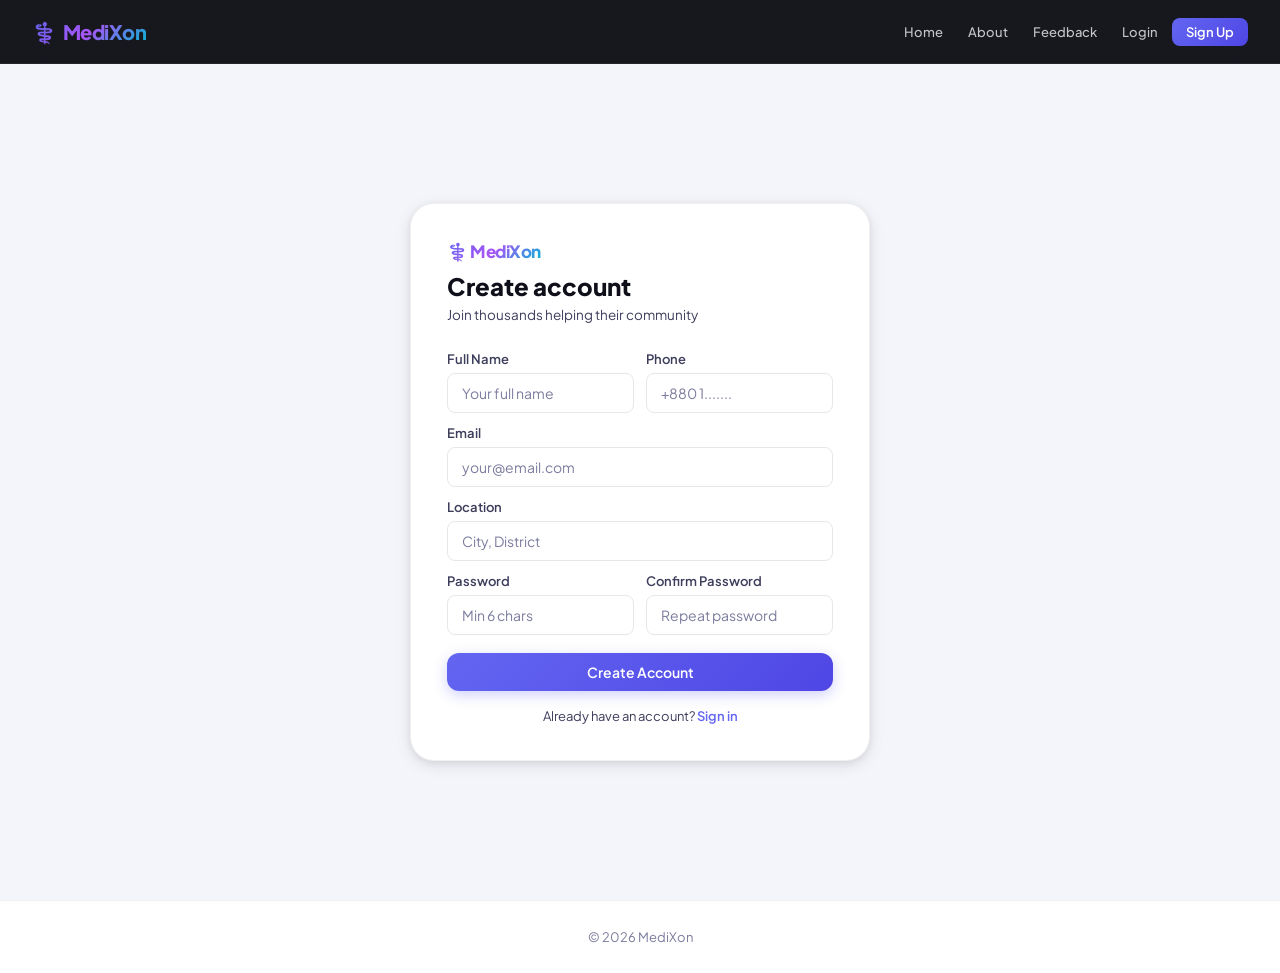
<file: signup.html>
<!DOCTYPE html>
<html lang="en">
<head>
<meta charset="UTF-8"><meta name="viewport" content="width=device-width,initial-scale=1.0">
<title>Sign Up — MediXon</title>
<link rel="stylesheet" href="style.css">
</head>
<body>
<header>
  <a href="index.html" class="logo"><span class="logo-icon">⚕️</span> MediXon</a>
  <nav>
    <a href="index.html">Home</a>
    <a href="about.html">About</a>
    <a href="feedback.html">Feedback</a>
    <a href="login.html">Login</a>
    <a href="signup.html" class="nav-cta">Sign Up</a></nav>
  </nav>
</header>
<section class="auth-section">
  <div class="auth-box" style="max-width:460px;">
    <a href="index.html" class="logo" style="font-size:17px;display:inline-block;margin-bottom:.6rem;"><span class="logo-icon">⚕️</span> MediXon</a>
    <h2>Create account</h2>
    <p class="auth-subtitle">Join thousands helping their community</p>
    <form id="signupForm" action="signup.php" method="post" style="margin-top:1.1rem;">
      <div class="form-grid" style="gap:.75rem;">
        <div class="form-group"><label>Full Name</label><input type="text" name="name" placeholder="Your full name" required></div>
        <div class="form-group"><label>Phone</label><input type="text" name="phone" placeholder="+880 1......." required></div>
        <div class="form-group full"><label>Email</label><input type="email" name="email" placeholder="your@email.com" required></div>
        <div class="form-group full"><label>Location</label><input type="text" name="location" placeholder="City, District"></div>
        <div class="form-group"><label>Password</label><input type="password" id="pw1" name="password" placeholder="Min 6 chars" required></div>
        <div class="form-group"><label>Confirm Password</label><input type="password" id="pw2" placeholder="Repeat password" required></div>
      </div>
      <button type="submit" class="btn btn-primary btn-full" style="margin-top:1.1rem;">Create Account</button>
    </form>
    <p class="auth-footer">Already have an account? <a href="login.html">Sign in</a></p>
  </div>
</section>
<footer>© 2026 MediXon</footer>
<script>
document.getElementById('signupForm').addEventListener('submit',function(e){
  if(document.getElementById('pw1').value!==document.getElementById('pw2').value){
    e.preventDefault();alert('Passwords do not match!');
  }
});
</script>
</body>
</html>
</file>
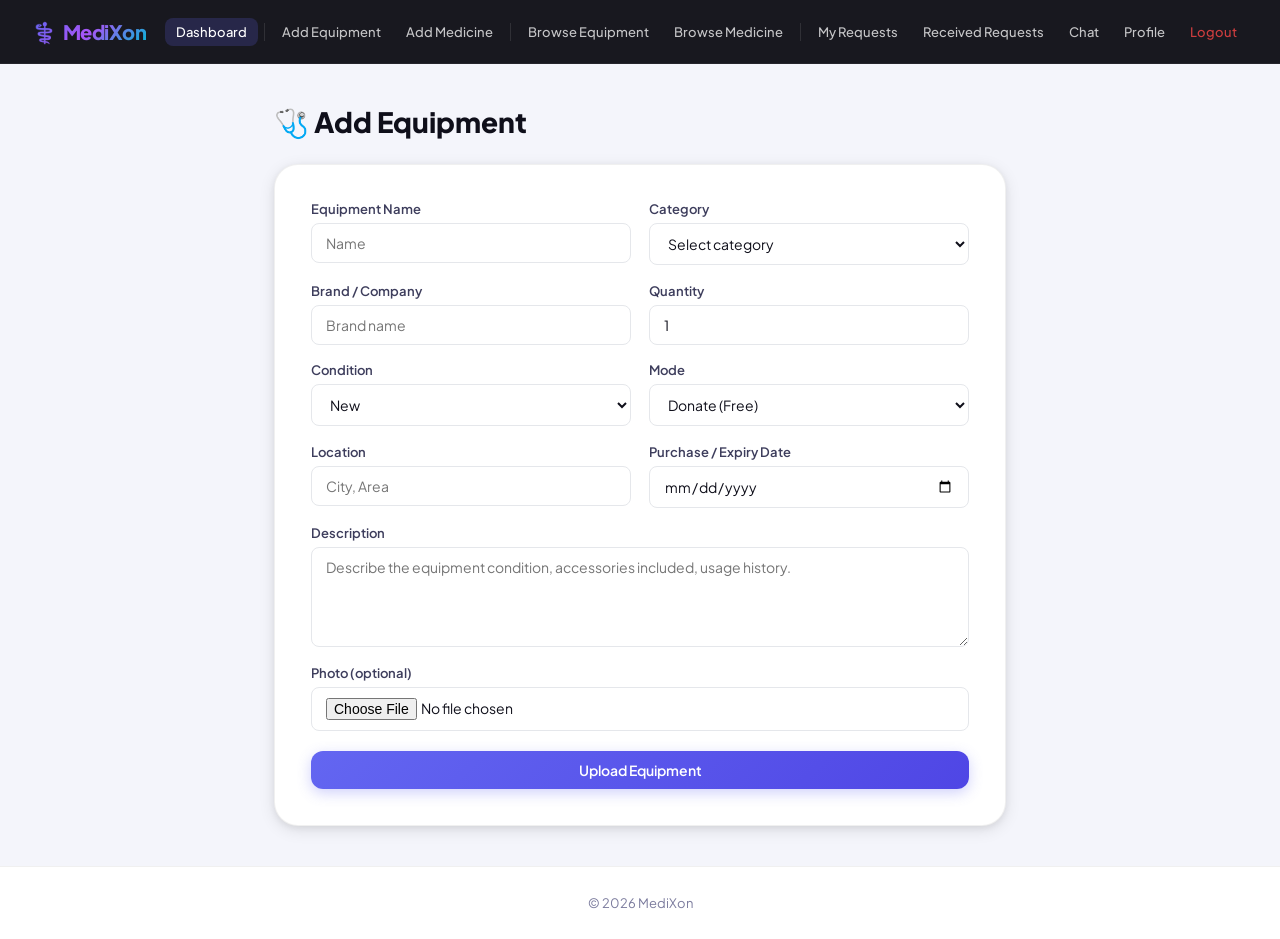
<file: uploadEquipment.html>
<!DOCTYPE html>
<html lang="en">
<head>
<meta charset="UTF-8"><meta name="viewport" content="width=device-width,initial-scale=1.0">
<title>Add Equipment — MediXon</title>
<link rel="stylesheet" href="style.css">
</head>
<body style="background:var(--white2);">
<header>
  <a href="dashboard.html" class="logo"><span class="logo-icon">⚕️</span> MediXon</a>
  <nav>
    <a href="dashboard.html" class="active">Dashboard</a>
    <div class="nav-sep"></div>
    <a href="uploadEquipment.html">Add Equipment</a>
    <a href="uploadMedicine.html">Add Medicine</a>
    <div class="nav-sep"></div>
    <a href="browse.html">Browse Equipment</a>
    <a href="browseMedicine.html">Browse Medicine</a>
    <div class="nav-sep"></div>
    <a href="myRequests.html">My Requests</a>
    <a href="ownerRequests.html">Received Requests</a>
    <a href="chat.html">Chat</a>
    <a href="profile.html">Profile</a>
    <a href="LogoutServlet.php" class="nav-logout">Logout</a>
  </nav>
</header>
<div class="upload-form">
  <h1>🩺 Add Equipment</h1>
  <div class="form-card">
    <form action="UploadEquipmentServlet.php" method="post" enctype="multipart/form-data">
      <div class="form-grid">
        <div class="form-group"><label>Equipment Name</label><input type="text" name="name" placeholder="Name" required></div>
        <div class="form-group">
          <label>Category </label>
          <select name="category" required>
            <option value="">Select category</option>
            <option>Mobility Aids</option><option>Hospital Beds</option><option>Respiratory</option>
            <option>Monitoring</option><option>Rehabilitation</option><option>Daily Living Aids</option><option>Other</option>
          </select>
        </div>
        <div class="form-group"><label>Brand / Company</label><input type="text" name="company" placeholder="Brand name"></div>
        <div class="form-group"><label>Quantity</label><input type="number" name="quantity" placeholder="1" min="1" value="1" required></div>
        <div class="form-group">
          <label>Condition </label>
          <select name="condition" required><option value="New">New</option><option value="Used">Used</option></select>
        </div>
        <div class="form-group">
          <label>Mode </label>
          <select name="mode" id="modeSelect" required onchange="togglePriceFields()">
            <option value="Donate">Donate (Free)</option>
            <option value="Swap">Swap</option>
            <option value="Rent">Rent</option>
            <option value="Low Price Sale">Low Price Sale</option>
          </select>
        </div>
        <div class="form-group" id="priceGroup" style="display:none;"><label>Price (BDT)</label><input type="number" name="price" placeholder="0.00" step="0.01" min="0"></div>
        <div class="form-group" id="rentGroup" style="display:none;"><label>Rent per Day (BDT)</label><input type="number" name="rent_per_day" placeholder="0.00" step="0.01" min="0"></div>
        <div class="form-group"><label>Location </label><input type="text" name="location" placeholder="City, Area" required></div>
        <div class="form-group"><label>Purchase / Expiry Date</label><input type="date" name="expiry"></div>
        <div class="form-group full"><label>Description</label><textarea name="description" placeholder="Describe the equipment condition, accessories included, usage history."></textarea></div>
        <div class="form-group full"><label>Photo (optional)</label><input type="file" name="photo" accept="image/*" onchange="previewImg(this,'prevImg')">
          <img id="prevImg" style="display:none;margin-top:.6rem;max-height:160px;border-radius:8px;object-fit:cover;"></div>
      </div>
      <button class="btn btn-primary btn-full" type="submit" style="margin-top:1.25rem;">Upload Equipment</button>
    </form>
  </div>
</div>
<footer>© 2026 MediXon </footer>
<script>
function togglePriceFields(){
  const m=document.getElementById('modeSelect').value;
  document.getElementById('priceGroup').style.display=m==='Low Price Sale'?'':'none';
  document.getElementById('rentGroup').style.display=m==='Rent'?'':'none';
}
function previewImg(input,id){
  const el=document.getElementById(id);
  if(input.files&&input.files[0]){const r=new FileReader();r.onload=e=>{el.src=e.target.result;el.style.display='block';};r.readAsDataURL(input.files[0]);}
}
togglePriceFields();
</script>
</body>
</html>
</file>
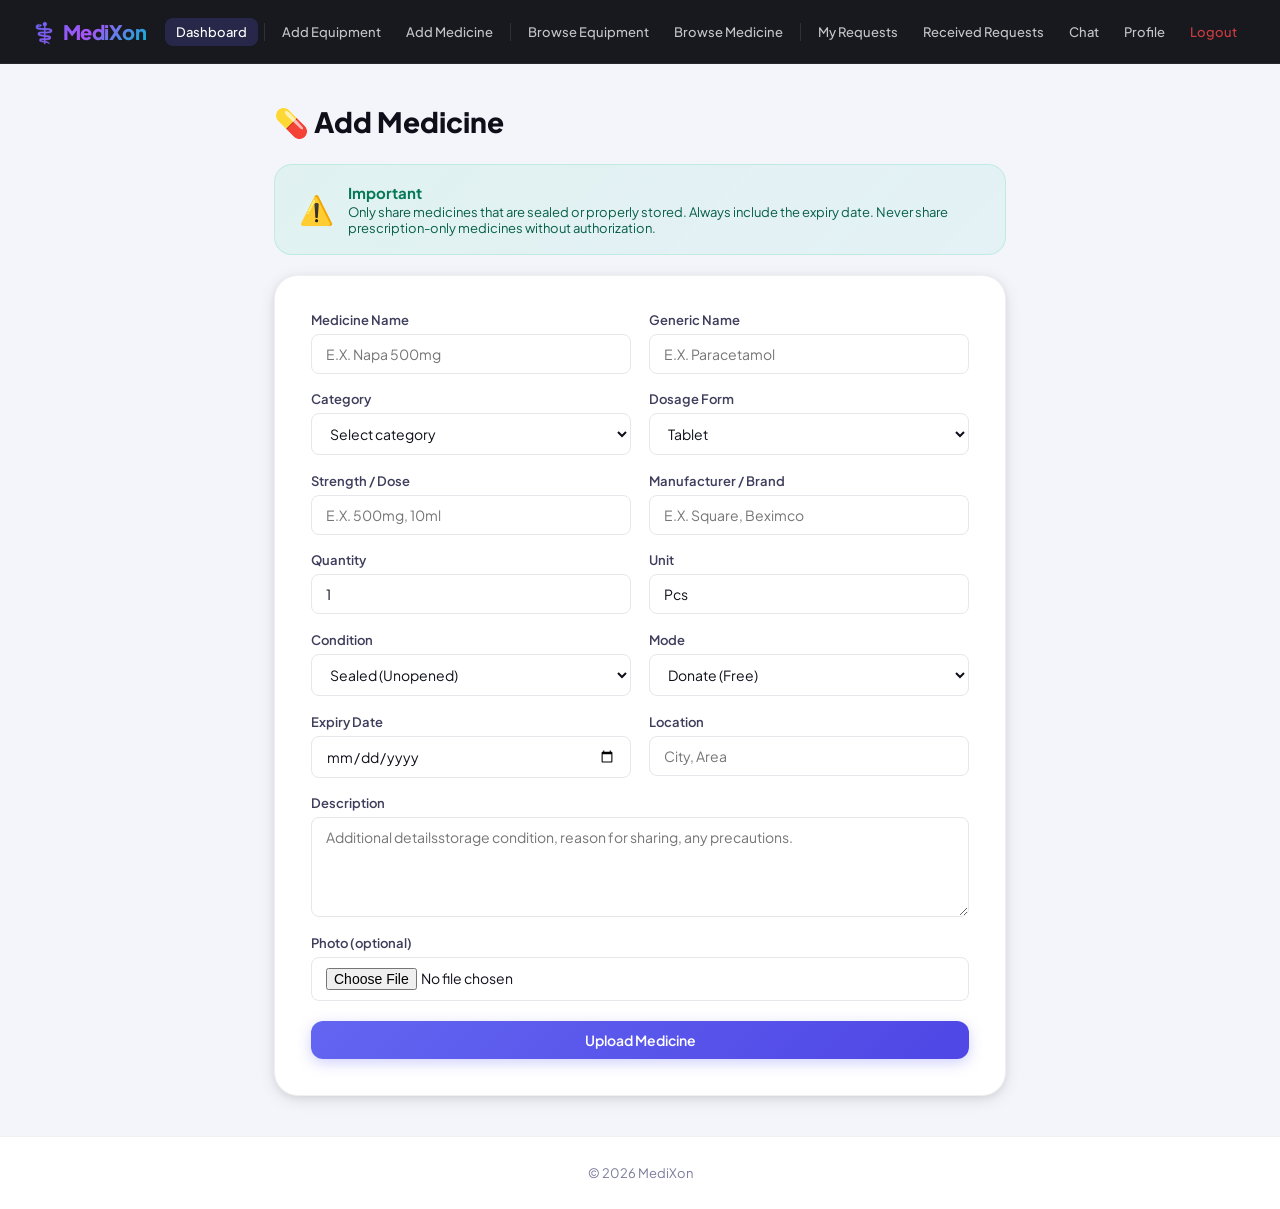
<file: uploadMedicine.html>
<!DOCTYPE html>
<html lang="en">
<head>
<meta charset="UTF-8"><meta name="viewport" content="width=device-width,initial-scale=1.0">
<title>Add Medicine — MediXon</title>
<link rel="stylesheet" href="style.css">
</head>
<body style="background:var(--white2);">
<header>
  <a href="dashboard.html" class="logo"><span class="logo-icon">⚕️</span> MediXon</a>
  <nav>
    <a href="dashboard.html" class="active">Dashboard</a>
    <div class="nav-sep"></div>
    <a href="uploadEquipment.html">Add Equipment</a>
    <a href="uploadMedicine.html">Add Medicine</a>
    <div class="nav-sep"></div>
    <a href="browse.html">Browse Equipment</a>
    <a href="browseMedicine.html">Browse Medicine</a>
    <div class="nav-sep"></div>
    <a href="myRequests.html">My Requests</a>
    <a href="ownerRequests.html">Received Requests</a>
    <a href="chat.html">Chat</a>
    <a href="profile.html">Profile</a>
    <a href="LogoutServlet.php" class="nav-logout">Logout</a>
  </nav>
</header>
<div class="upload-form form-med">
  <h1>💊 Add Medicine</h1>
  <div class="med-banner" style="margin-bottom:1.25rem;">
    <div class="med-banner-icon">⚠️</div>
    <div class="med-banner-text"><h3>Important</h3><p>Only share medicines that are sealed or properly stored. Always include the expiry date. Never share prescription-only medicines without authorization.</p></div>
  </div>
  <div class="form-card">
    <form action="UploadMedicineServlet.php" method="post" enctype="multipart/form-data">
      <div class="form-grid">
        <div class="form-group"><label>Medicine Name </label><input type="text" name="name" placeholder="E.X. Napa 500mg" required></div>
        <div class="form-group"><label>Generic Name</label><input type="text" name="generic_name" placeholder="E.X. Paracetamol"></div>
        <div class="form-group">
          <label>Category </label>
          <select name="category" required>
            <option value="">Select category</option>
            <option>Antibiotic</option><option>Painkiller</option><option>Vitamin &amp; Supplement</option>
            <option>Diabetes</option><option>Cardiac</option><option>Respiratory</option><option>Other</option>
          </select>
        </div>
        <div class="form-group">
          <label>Dosage Form </label>
          <select name="dosage_form" required>
            <option value="Tablet">Tablet</option><option value="Capsule">Capsule</option>
            <option value="Syrup">Syrup</option><option value="Injection">Injection</option>
            <option value="Cream">Cream</option><option value="Drops">Drops</option>
            <option value="Inhaler">Inhaler</option><option value="Powder">Powder</option><option value="Other">Other</option>
          </select>
        </div>
        <div class="form-group"><label>Strength / Dose</label><input type="text" name="strength" placeholder="E.X. 500mg, 10ml"></div>
        <div class="form-group"><label>Manufacturer / Brand</label><input type="text" name="manufacturer" placeholder="E.X. Square, Beximco"></div>
        <div class="form-group"><label>Quantity </label><input type="number" name="quantity" placeholder="E.X. 10" min="1" value="1" required></div>
        <div class="form-group"><label>Unit</label><input type="text" name="unit" placeholder="Pcs" / strips / ml" value="Pcs"></div>
        <div class="form-group">
          <label>Condition </label>
          <select name="condition_type" required>
            <option value="Sealed">Sealed (Unopened)</option>
            <option value="Opened">Opened (Partially used)</option>
            <option value="Partial">Partial pack</option>
          </select>
        </div>
        <div class="form-group">
          <label>Mode </label>
          <select name="mode" id="medModeSelect" required onchange="toggleMedPrice()">
            <option value="Donate">Donate (Free)</option>
            <option value="Swap">Swap</option>
            <option value="Low Price Sale">Low Price Sale</option>
          </select>
        </div>
        <div class="form-group" id="medPriceGroup" style="display:none;"><label>Price (BDT)</label><input type="number" name="price" placeholder="0.00" step="0.01" min="0"></div>
        <div class="form-group"><label>Expiry Date </label><input type="date" name="expiry_date" required></div>
        <div class="form-group"><label>Location </label><input type="text" name="location" placeholder="City, Area" required></div>
        <div class="form-group full"><label>Description</label><textarea name="description" placeholder="Additional detailsstorage condition, reason for sharing, any precautions."></textarea></div>
        <div class="form-group full"><label>Photo (optional)</label><input type="file" name="photo" accept="image/*" onchange="previewImg(this,'medPrev')">
          <img id="medPrev" style="display:none;margin-top:.6rem;max-height:160px;border-radius:8px;object-fit:cover;"></div>
      </div>
      <button class="btn btn-primary btn-full" type="submit" style="margin-top:1.25rem;">Upload Medicine</button>
    </form>
  </div>
</div>
<footer>© 2026 MediXon </footer>
<script>
function toggleMedPrice(){
  document.getElementById('medPriceGroup').style.display=document.getElementById('medModeSelect').value==='Low Price Sale'?'':'none';
}
function previewImg(input,id){
  const el=document.getElementById(id);
  if(input.files&&input.files[0]){const r=new FileReader();r.onload=e=>{el.src=e.target.result;el.style.display='block';};r.readAsDataURL(input.files[0]);}
}
</script>
</body>
</html>
</file>
<file: style.css>
@import url('https://fonts.googleapis.com/css2?family=Plus+Jakarta+Sans:wght@300;400;500;600;700;800&display=swap');
*,*::before,*::after{box-sizing:border-box;margin:0;padding:0;}
html{scroll-behavior:smooth;}
body{font-family:'Plus Jakarta Sans',sans-serif;font-size:15px;color:#e8e8ee;background:#e8e8ee;min-height:100vh;}
a{text-decoration:none;color:inherit;}
input,select,textarea,button{font-family:inherit;}
img{max-width:100%;display:block;}

/* ── SCROLLBAR ── */
::-webkit-scrollbar{width:5px;height:5px;}
::-webkit-scrollbar-track{background:transparent;}
::-webkit-scrollbar-thumb{background:rgba(99,102,241,.4);border-radius:99px;}

/* ── CSS VARS ── */
:root{
  --primary:#6366f1;--primary2:#4f46e5;--primary-lt:rgba(99,102,241,.12);
  --cyan:#06b6d4;--cyan2:#0891b2;--cyan-lt:rgba(6,182,212,.12);
  --green:#10b981;--green2:#059669;--green-lt:rgba(16,185,129,.12);
  --orange:#f59e0b;--orange2:#d97706;--orange-lt:rgba(245,158,11,.12);
  --purple:#a855f7;--purple2:#9333ea;--purple-lt:rgba(168,85,247,.12);
  --red:#ef4444;--red2:#dc2626;--pink:#ec4899;
  --med-green:#34d399;--med-teal:#2dd4bf;
  --dark:#0a0a12;--dark2:#111120;--surface:#16162a;--surface2:#1e1e35;--surface3:#262640;
  --white:#ffffff;--white2:#f4f5fb;--white3:#eef0f8;
  --text-d:#0f0f1a;--text-d2:#3d3d5c;--text-d3:#7c7c9e;
  --text-w:#ffffff;--text-w2:rgba(255,255,255,.75);--text-w3:rgba(255,255,255,.45);
  --grad-main:linear-gradient(135deg,#6366f1,#a855f7,#06b6d4);
  --grad-btn:linear-gradient(135deg,#6366f1,#4f46e5);
  --grad-green:linear-gradient(135deg,#10b981,#06b6d4);
  --grad-med:linear-gradient(135deg,#34d399,#2dd4bf);
  --shadow-sm:0 1px 3px rgba(0,0,0,.08),0 1px 2px rgba(0,0,0,.06);
  --shadow:0 4px 16px rgba(0,0,0,.10),0 2px 6px rgba(0,0,0,.06);
  --shadow-lg:0 10px 40px rgba(0,0,0,.14),0 4px 12px rgba(0,0,0,.08);
  --radius-sm:8px;--radius:12px;--radius-lg:18px;--radius-xl:24px;
  --transition:all .2s ease;
}

/* ── HEADER ── */
header{
  position:sticky;top:0;z-index:100;
  background:rgba(10,10,18,.94);backdrop-filter:blur(20px);
  border-bottom:1px solid rgba(255,255,255,.06);
  padding:0 2rem;height:64px;
  display:flex;align-items:center;justify-content:space-between;
}
.logo{
  font-size:20px;font-weight:800;letter-spacing:-.5px;
  background:var(--grad-main);-webkit-background-clip:text;
  -webkit-text-fill-color:transparent;background-clip:text;
  display:flex;align-items:center;gap:6px;
}
nav{display:flex;align-items:center;gap:3px;flex-wrap:wrap;}
nav a{color:var(--text-w2);font-size:13px;font-weight:500;padding:6px 11px;border-radius:var(--radius-sm);transition:var(--transition);}
nav a:hover{color:var(--white);background:rgba(255,255,255,.07);}
nav a.active{color:var(--white);background:rgba(99,102,241,.2);}
nav a.nav-cta{background:var(--grad-btn);color:#fff!important;font-weight:600;padding:6px 14px;}
nav a.nav-cta:hover{opacity:.9;}
nav a.nav-logout{color:rgba(239,68,68,.85)!important;}
nav a.nav-logout:hover{background:rgba(239,68,68,.1);color:var(--red)!important;}
nav a.nav-med{color:rgba(10, 239, 60, 0.85)!important;}
nav a.nav-med:hover{background:rgba(52,211,153,.1);color:var(--med-green)!important;}
nav a.nav-med.active{background:rgba(52,211,153,.15);color:var(--med-green)!important;}
.nav-sep{width:1px;height:18px;background:rgba(255,255,255,.1);margin:0 3px;}

/* ── HERO ── */
.hero{
  min-height:calc(100vh - 64px);
  display:flex;flex-direction:column;align-items:center;justify-content:center;
  text-align:center;padding:5rem 2rem;
  background:radial-gradient(ellipse 80% 60% at 50% -10%,rgba(99,102,241,.22) 0%,transparent 70%),
             radial-gradient(ellipse 40% 40% at 80% 60%,rgba(168,85,247,.1) 0%,transparent 60%),var(--dark);
  position:relative;overflow:hidden;
}
.hero-badge{
  display:inline-flex;align-items:center;gap:8px;
  background:rgba(99,102,241,.15);border:1px solid rgba(99,102,241,.3);
  color:rgba(255,255,255,.9);font-size:12.5px;font-weight:600;
  padding:6px 16px;border-radius:99px;margin-bottom:1.75rem;letter-spacing:.3px;
}
.hero-dot{width:7px;height:7px;background:var(--green);border-radius:50%;animation:pulse 2s infinite;}
@keyframes pulse{0%,100%{opacity:1;transform:scale(1);}50%{opacity:.6;transform:scale(1.3);}}
.hero h1{font-size:clamp(2.4rem,6vw,4rem);font-weight:800;line-height:1.1;color:var(--white);letter-spacing:-1.5px;margin-bottom:1.25rem;}
.hero h1 span{background:var(--grad-main);-webkit-background-clip:text;-webkit-text-fill-color:transparent;background-clip:text;}
.hero p{color:var(--text-w2);font-size:clamp(1rem,2vw,1.15rem);max-width:540px;margin:0 auto 2.5rem;font-weight:300;line-height:1.7;}
.hero-stats{display:flex;gap:3rem;margin-top:3.5rem;border-top:1px solid rgba(255,255,255,.07);padding-top:2.5rem;}
.hero-stats .sv{font-size:2rem;font-weight:800;background:var(--grad-main);-webkit-background-clip:text;-webkit-text-fill-color:transparent;background-clip:text;}
.hero-stats .sl{font-size:12px;color:var(--text-w3);font-weight:500;margin-top:3px;text-transform:uppercase;letter-spacing:.7px;}

/* ── BUTTONS ── */
.btn{display:inline-flex;align-items:center;justify-content:center;gap:7px;padding:10px 22px;border-radius:var(--radius);font-weight:600;font-size:14px;cursor:pointer;border:none;transition:var(--transition);}
.btn-primary{background:var(--grad-btn);color:#fff;box-shadow:0 4px 14px rgba(99,102,241,.3);}
.btn-primary:hover{transform:translateY(-1px);box-shadow:0 6px 20px rgba(99,102,241,.4);}
.btn-secondary{background:rgba(255,255,255,.06);color:var(--white);border:1px solid rgba(255,255,255,.12);}
.btn-secondary:hover{background:rgba(255,255,255,.1);}
.btn-success{background:var(--grad-green);color:#fff;box-shadow:0 4px 14px rgba(16,185,129,.3);}
.btn-success:hover{transform:translateY(-1px);}
.btn-danger{background:linear-gradient(135deg,#ef4444,#dc2626);color:#fff;}
.btn-danger:hover{opacity:.88;}
.btn-med{background:var(--grad-med);color:#1a1a2e;font-weight:700;box-shadow:0 4px 14px rgba(52,211,153,.28);}
.btn-med:hover{transform:translateY(-1px);box-shadow:0 6px 20px rgba(52,211,153,.4);}
.btn-full{width:100%;}
.btn-sm{padding:6px 13px;font-size:12.5px;border-radius:7px;}

/* ── FEATURES ── */
.features-section-bg{background:var(--white2);padding:5rem 2rem;}
.features-grid{max-width:1100px;margin:0 auto;display:grid;grid-template-columns:repeat(auto-fit,minmax(290px,1fr));gap:1.25rem;}
.feature-card{background:#fff;border-radius:var(--radius-lg);padding:1.75rem;border:1px solid rgba(0,0,0,.06);box-shadow:var(--shadow-sm);transition:var(--transition);}
.feature-card:hover{transform:translateY(-3px);box-shadow:var(--shadow);}
.feature-card.med-card{border-color:rgba(52,211,153,.2);background:linear-gradient(135deg,rgba(52,211,153,.03),rgba(45,212,191,.02));}
.feature-card.med-card:hover{border-color:rgba(52,211,153,.4);}
.feature-icon{font-size:2rem;margin-bottom:1rem;}
.feature-card h2{font-size:17px;font-weight:700;color:var(--text-d);margin-bottom:.5rem;}
.feature-card p{font-size:13.5px;color:var(--text-d2);line-height:1.65;}

/* ── PAGE WRAP ── */
.page-wrap{max-width:1100px;margin:0 auto;padding:2.5rem 1.5rem;background:var(--white2);min-height:calc(100vh - 64px);}
.page-title{font-size:1.75rem;font-weight:800;color:var(--text-d);margin-bottom:1.75rem;letter-spacing:-.5px;}

/* ── STAT CARDS ── */
.stat-cards{display:grid;grid-template-columns:repeat(auto-fit,minmax(200px,1fr));gap:1rem;margin-bottom:2rem;}
.stat-card{background:#fff;border-radius:var(--radius-lg);padding:1.35rem 1.5rem;border:1px solid rgba(0,0,0,.06);box-shadow:var(--shadow-sm);}
.s-label{font-size:12px;font-weight:600;color:var(--text-d3);text-transform:uppercase;letter-spacing:.7px;margin-bottom:.4rem;}
.s-value{font-size:2rem;font-weight:800;line-height:1;}
.sv-indigo{background:var(--grad-btn);-webkit-background-clip:text;-webkit-text-fill-color:transparent;background-clip:text;}
.sv-blue{background:linear-gradient(135deg,#06b6d4,#3b82f6);-webkit-background-clip:text;-webkit-text-fill-color:transparent;background-clip:text;}
.sv-green{background:var(--grad-green);-webkit-background-clip:text;-webkit-text-fill-color:transparent;background-clip:text;}
.sv-orange{background:linear-gradient(135deg,#f59e0b,#ef4444);-webkit-background-clip:text;-webkit-text-fill-color:transparent;background-clip:text;}
.sv-med{background:var(--grad-med);-webkit-background-clip:text;-webkit-text-fill-color:transparent;background-clip:text;}
.sv-purple{background:linear-gradient(135deg,#a855f7,#6366f1);-webkit-background-clip:text;-webkit-text-fill-color:transparent;background-clip:text;}

/* ── SECTION TABS (Equipment / Medicine toggle) ── */
.module-tabs{display:flex;gap:.5rem;margin-bottom:1.5rem;background:#fff;border-radius:var(--radius-lg);padding:.5rem;border:1px solid rgba(0,0,0,.07);box-shadow:var(--shadow-sm);width:fit-content;}
.module-tab{padding:8px 22px;border-radius:var(--radius-sm);font-size:13.5px;font-weight:600;cursor:pointer;border:none;background:transparent;color:var(--text-d3);transition:var(--transition);}
.module-tab.active-eq{background:var(--grad-btn);color:#fff;box-shadow:0 2px 10px rgba(99,102,241,.3);}
.module-tab.active-med{background:var(--grad-med);color:#1a1a2e;box-shadow:0 2px 10px rgba(52,211,153,.3);}
.module-tab:hover:not(.active-eq):not(.active-med){background:var(--white3);color:var(--text-d);}

/* ── FILTERS ── */
.filters-row{display:flex;gap:.75rem;flex-wrap:wrap;background:#fff;padding:1rem 1.25rem;border-radius:var(--radius-lg);border:1px solid rgba(0,0,0,.06);box-shadow:var(--shadow-sm);margin-bottom:1.5rem;}
.filters-row input,.filters-row select{flex:1;min-width:150px;padding:9px 14px;border:1.5px solid #e5e7eb;border-radius:var(--radius-sm);font-size:13.5px;font-family:inherit;color:var(--text-d);background:#fff;transition:var(--transition);}
.filters-row input:focus,.filters-row select:focus{outline:none;border-color:var(--primary);box-shadow:0 0 0 3px var(--primary-lt);}
.filters-row.med-filters input:focus,.filters-row.med-filters select:focus{border-color:var(--med-teal);box-shadow:0 0 0 3px rgba(45,212,191,.12);}

/* ── CARDS GRID ── */
.equipment-list,.medicine-list{display:grid;grid-template-columns:repeat(auto-fill,minmax(300px,1fr));gap:1.1rem;}
.equipment-card,.medicine-card{background:#fff;border-radius:var(--radius-lg);padding:1.35rem;border:1px solid rgba(0,0,0,.06);box-shadow:var(--shadow-sm);transition:var(--transition);display:flex;flex-direction:column;}
.equipment-card:hover{transform:translateY(-2px);box-shadow:var(--shadow);border-color:rgba(99,102,241,.15);}
.medicine-card{border-color:rgba(45,212,191,.14);}
.medicine-card:hover{transform:translateY(-2px);box-shadow:var(--shadow);border-color:rgba(45,212,191,.35);}
.equipment-card h3,.medicine-card h3{font-size:15.5px;font-weight:700;color:var(--text-d);}
.equipment-card p,.medicine-card p{font-size:13px;color:var(--text-d2);margin-top:.35rem;line-height:1.5;}
.equipment-card p strong,.medicine-card p strong{color:var(--text-d);font-weight:600;}
.card-actions{margin-top:auto;padding-top:1rem;display:flex;gap:.6rem;}
.request-btn{flex:1;padding:9px 14px;border:none;border-radius:var(--radius-sm);font-size:13px;font-weight:600;cursor:pointer;transition:var(--transition);font-family:inherit;}
.request-btn:hover{transform:translateY(-1px);opacity:.9;}
.card-img{width:100%;height:150px;object-fit:cover;border-radius:var(--radius-sm);margin-top:.85rem;}
.expiry-warn{color:#ef4444!important;font-weight:600!important;}

/* ── MED BANNER ── */
.med-banner{background:linear-gradient(135deg,rgba(52,211,153,.1),rgba(45,212,191,.08));border:1px solid rgba(52,211,153,.2);border-radius:var(--radius-lg);padding:1.1rem 1.5rem;margin-bottom:1.75rem;display:flex;align-items:center;gap:.85rem;}
.med-banner-icon{font-size:1.75rem;}
.med-banner-text h3{font-size:15px;font-weight:700;color:#047857;margin-bottom:.15rem;}
.med-banner-text p{font-size:13px;color:#065f46;}

/* ── BADGES ── */
.badge{display:inline-flex;align-items:center;padding:3px 10px;border-radius:99px;font-size:11.5px;font-weight:700;letter-spacing:.3px;}
.badge-donate{background:rgba(16,185,129,.12);color:#059669;}
.badge-swap{background:rgba(99,102,241,.12);color:#4f46e5;}
.badge-rent{background:rgba(245,158,11,.12);color:#d97706;}
.badge-sale,.badge-low-price-sale,.badge-low-price{background:rgba(239,68,68,.12);color:#dc2626;}
.badge-new{background:rgba(6,182,212,.12);color:#0891b2;}
.badge-used{background:rgba(245,158,11,.12);color:#d97706;}
.badge-sealed{background:rgba(16,185,129,.12);color:#059669;}
.badge-opened{background:rgba(245,158,11,.12);color:#d97706;}
.badge-partial{background:rgba(239,68,68,.12);color:#dc2626;}
.badge-pending{background:rgba(245,158,11,.12);color:#d97706;}
.badge-accepted{background:rgba(16,185,129,.12);color:#059669;}
.badge-rejected{background:rgba(239,68,68,.12);color:#dc2626;}
.badge-admin{background:rgba(168,85,247,.15);color:#9333ea;}
.badge-medicine{background:rgba(52,211,153,.12);color:#059669;}
.badge-tablet{background:rgba(6,182,212,.1);color:#0891b2;}

/* ── FORMS ── */
.form-card{background:#fff;border-radius:var(--radius-xl);padding:2.25rem;border:1px solid rgba(0,0,0,.06);box-shadow:var(--shadow);}
.form-grid{display:grid;grid-template-columns:1fr 1fr;gap:1.1rem;}
.form-group{display:flex;flex-direction:column;gap:6px;}
.form-group.full{grid-column:1/-1;}
label{font-size:13px;font-weight:600;color:var(--text-d2);}
input[type="text"],input[type="email"],input[type="password"],input[type="number"],
input[type="date"],input[type="tel"],input[type="file"],select,textarea{
  padding:10px 14px;border:1.5px solid #e5e7eb;border-radius:var(--radius-sm);
  font-size:14px;font-family:inherit;color:var(--text-d);background:#fff;
  transition:var(--transition);width:100%;
}
input:focus,select:focus,textarea:focus{outline:none;border-color:var(--primary);box-shadow:0 0 0 3px var(--primary-lt);}
textarea{resize:vertical;min-height:100px;}
.form-med input:focus,.form-med select:focus,.form-med textarea:focus{border-color:var(--med-teal);box-shadow:0 0 0 3px rgba(45,212,191,.12);}
.form-section-title{font-size:13px;font-weight:700;color:var(--text-d3);text-transform:uppercase;letter-spacing:.7px;padding:.5rem 0;border-bottom:1.5px solid rgba(0,0,0,.06);margin-bottom:.25rem;grid-column:1/-1;}

/* ── UPLOAD FORM ── */
.upload-form{max-width:780px;margin:0 auto;padding:2.5rem 1.5rem;}
.upload-form h1{font-size:1.75rem;font-weight:800;color:var(--text-d);margin-bottom:1.5rem;}

/* ── AUTH ── */

.auth-section {
  min-height: calc(100vh - 64px);
  display: flex;
  align-items: center;
  justify-content: center;
  padding: 2.5rem 1.5rem;
  background: var(--white2); /* Feedback page er moto light background */
}

.auth-box {
  width: 100%;
  max-width: 420px;
  background: #ffffff; /* Seta card box banano holo */
  border: 1px solid rgba(0, 0, 0, 0.06);
  border-radius: var(--radius-xl);
  padding: 2.25rem;
  box-shadow: var(--shadow);
}

.auth-box h2 {
  font-size: 1.5rem;
  font-weight: 800;
  color: var(--text-d); /* Black / Dark Text */
  margin-bottom: .3rem;
}

.auth-subtitle {
  font-size: 13.5px;
  color: var(--text-d2); /* Subtle Dark Text */
  margin-bottom: 1.75rem;
}

.auth-box label {
  color: var(--text-d2); /* Dark Label Color */
  font-weight: 600;
}

.auth-box input {
  background: #ffffff;
  border: 1.5px solid #e5e7eb;
  color: var(--text-d); /* Easily readable input text */
}

.auth-box input:focus {
  border-color: var(--primary);
  box-shadow: 0 0 0 3px var(--primary-lt);
}

.auth-box input::placeholder {
  color: var(--text-d3);
}

.auth-footer {
  text-align: center;
  margin-top: 1.1rem;
  font-size: 13px;
  color: var(--text-d2);
}

.auth-footer a {
  color: var(--primary);
  font-weight: 600;
}

/* ── CHAT ── */
.chat-container{display:grid;grid-template-columns:280px 1fr;background:#fff;border-radius:var(--radius-xl);border:1px solid rgba(0,0,0,.07);box-shadow:var(--shadow);overflow:hidden;min-height:calc(100vh - 200px);}
.chat-users{background:var(--white3);border-right:1px solid rgba(0,0,0,.07);overflow-y:auto;}
.chat-users-header{padding:1.1rem 1.25rem;font-size:12px;font-weight:700;color:var(--text-d3);text-transform:uppercase;letter-spacing:.8px;border-bottom:1px solid rgba(0,0,0,.07);}
.chat-user{display:flex;align-items:center;gap:.75rem;padding:.9rem 1.25rem;cursor:pointer;transition:var(--transition);border-bottom:1px solid rgba(0,0,0,.04);}
.chat-user:hover{background:#e9edf8;}
.chat-user.active{background:var(--primary-lt);}
.chat-avatar{width:36px;height:36px;border-radius:50%;background:var(--grad-btn);color:#fff;display:flex;align-items:center;justify-content:center;font-size:14px;font-weight:700;flex-shrink:0;overflow:hidden;}
.chat-avatar img{width:100%;height:100%;object-fit:cover;}
.chat-user-name{font-size:14px;font-weight:600;color:var(--text-d);flex:1;}
.online-dot{width:8px;height:8px;background:var(--green);border-radius:50%;}
.chat-window{display:flex;flex-direction:column;}
.chat-header{padding:1rem 1.5rem;border-bottom:1px solid rgba(0,0,0,.07);display:flex;align-items:center;gap:.75rem;font-size:15px;font-weight:700;color:var(--text-d);background:var(--white);}
.messages-area{flex:1;overflow-y:auto;padding:1.25rem;display:flex;flex-direction:column;gap:.65rem;background:var(--white2);}
.message{max-width:72%;padding:.75rem 1rem;border-radius:var(--radius-lg);font-size:14px;line-height:1.55;word-break:break-word;}
.message.me{align-self:flex-end;background:var(--grad-btn);color:#fff;border-bottom-right-radius:4px;}
.message.them{align-self:flex-start;background:#fff;color:var(--text-d);border:1px solid rgba(0,0,0,.07);border-bottom-left-radius:4px;}
.message img{max-width:240px;border-radius:var(--radius-sm);margin-top:.4rem;}
.message-input{display:flex;gap:.65rem;padding:1rem 1.25rem;border-top:1px solid rgba(0,0,0,.07);background:#fff;}
.message-input input[type="text"]{flex:1;border-radius:var(--radius-lg);padding:9px 16px;background:var(--white3);border:1.5px solid #e5e7eb;}
.message-input button{padding:9px 18px;border-radius:var(--radius-sm);font-weight:600;cursor:pointer;border:none;transition:var(--transition);font-family:inherit;font-size:14px;}
#sendBtn{background:var(--grad-btn);color:#fff;}
#attachBtn{background:var(--white3);color:var(--text-d2);border:1.5px solid #e5e7eb;}
#fileInput{display:none;}

/* ── ADMIN ── */
.admin-wrap{display:grid;grid-template-columns:240px 1fr;min-height:calc(100vh - 64px);}
.admin-sidebar{background:var(--dark2);border-right:1px solid rgba(255,255,255,.06);padding:1.25rem 0;display:flex;flex-direction:column;gap:2px;}
.sidebar-title{font-size:10.5px;font-weight:700;color:var(--text-w3);text-transform:uppercase;letter-spacing:1px;padding:.5rem 1.25rem 1rem;}
.admin-sidebar a{display:flex;align-items:center;gap:.75rem;padding:.75rem 1.25rem;font-size:13.5px;font-weight:500;color:var(--text-w2);transition:var(--transition);}
.admin-sidebar a:hover{background:rgba(255,255,255,.06);color:var(--white);}
.admin-sidebar a.active{background:var(--primary-lt);color:var(--primary);border-right:2px solid var(--primary);}
.admin-sidebar a.active-med{background:rgba(52,211,153,.1);color:var(--med-green);border-right:2px solid var(--med-green);}
.admin-sidebar .icon{font-size:16px;width:22px;text-align:center;}
.sidebar-divider{height:1px;background:rgba(255,255,255,.06);margin:.5rem 1.25rem;}
.admin-main{background:var(--white2);padding:2rem;overflow-y:auto;}
.admin-section{display:none;}
.admin-section.active{display:block;}
.admin-stats{display:grid;grid-template-columns:repeat(auto-fit,minmax(160px,1fr));gap:1rem;margin-bottom:2rem;}
.admin-card{background:#fff;border-radius:var(--radius-lg);padding:1.25rem 1.5rem;border:1px solid rgba(0,0,0,.06);box-shadow:var(--shadow-sm);}
.admin-card.med-accent{border-color:rgba(52,211,153,.2);}
.a-num{font-size:2.1rem;font-weight:800;line-height:1;margin-bottom:.3rem;}
.a-lbl{font-size:11.5px;font-weight:600;color:var(--text-d3);text-transform:uppercase;letter-spacing:.7px;}
.admin-table-wrap{background:#fff;border-radius:var(--radius-lg);border:1px solid rgba(0,0,0,.06);overflow:hidden;box-shadow:var(--shadow-sm);overflow-x:auto;}
.admin-table{width:100%;border-collapse:collapse;font-size:13.5px;}
.admin-table thead th{padding:.85rem 1rem;background:var(--dark);color:rgba(255,255,255,.75);font-size:11.5px;font-weight:700;text-align:left;text-transform:uppercase;letter-spacing:.6px;white-space:nowrap;}
.admin-table thead.med-head th{background:#065f46;}
.admin-table tbody td{padding:.8rem 1rem;border-top:1px solid rgba(0,0,0,.05);color:var(--text-d);vertical-align:middle;}
.admin-table tbody tr:hover{background:#f9fafb;}

/* ── PROFILE ── */
.profile-section{max-width:680px;margin:0 auto;padding:2.5rem 1.5rem;}
.profile-section h1{font-size:1.75rem;font-weight:800;color:var(--text-d);margin-bottom:1.5rem;}
.profile-header{display:flex;align-items:center;gap:1.25rem;margin-bottom:1.5rem;}
.profile-avatar{width:80px;height:80px;border-radius:50%;overflow:hidden;background:var(--grad-btn);display:flex;align-items:center;justify-content:center;font-size:2rem;font-weight:800;color:#fff;flex-shrink:0;}
.profile-avatar img{width:100%;height:100%;object-fit:cover;}

/* ── ABOUT ── */
.about-wrap{max-width:820px;margin:0 auto;padding:3rem 1.5rem;}
.about-wrap h1{font-size:2.25rem;font-weight:800;color:var(--text-d);margin-bottom:.5rem;}
.about-wrap .tagline{font-size:16px;color:var(--text-d2);margin-bottom:2rem;}
.about-card{background:#fff;border-radius:var(--radius-lg);padding:1.75rem;margin-bottom:1.25rem;border:1px solid rgba(0,0,0,.07);box-shadow:var(--shadow-sm);}
.about-card h2{font-size:17px;font-weight:700;margin-bottom:1rem;}
.about-card p,.about-card li{font-size:14px;color:var(--text-d2);line-height:1.75;}
.about-card ul{padding-left:1.25rem;display:flex;flex-direction:column;gap:.5rem;}
.feat-mini-grid{display:grid;grid-template-columns:repeat(auto-fit,minmax(200px,1fr));gap:.85rem;margin-top:1rem;}
.feat-mini{background:var(--purple);border-radius:var(--radius);padding:1rem 1.1rem;border:1px solid rgb(255, 255, 255);}
.feat-mini h3{font-size:14px;font-weight:700;margin-bottom:.35rem;}
.feat-mini p{font-size:12.5px;color:var(--text-d2);}
.cta-card{background:var(--purple);Sborder-radius:var(--radius-xl);padding:2.5rem;text-align:center;color:#fff;margin-top:1.5rem;}
.cta-card h2{font-size:1.5rem;font-weight:800;margin-bottom:.6rem;}
.cta-card p{color:var(--text-w2);margin-bottom:1.5rem;font-size:14px;}

/* ── FEEDBACK ── */
.feedback-wrap{max-width:640px;margin:0 auto;padding:2.5rem 1.5rem;}
.feedback-wrap h1{font-size:1.75rem;font-weight:800;color:var(--text-d);margin-bottom:1.5rem;}
.star-row{display:flex;gap:.4rem;margin-top:.25rem;}
.star{font-size:1.85rem;cursor:pointer;color:#d1d5db;transition:color .12s;}
.star.active{color:#f59e0b;}

/* ── EMPTY STATE ── */
.empty-state{grid-column:1/-1;text-align:center;padding:4rem 1rem;}
.empty-state p{font-size:14px;color:var(--text-d3);}

/* ── ALERTS ── */
.alert{padding:.85rem 1.1rem;border-radius:var(--radius-sm);font-size:13.5px;font-weight:500;margin-bottom:1rem;}
.alert-info{background:var(--primary-lt);color:var(--primary2);}
.alert-success{background:var(--green-lt);color:var(--green2);}
.alert-danger{background:rgba(239,68,68,.1);color:var(--red2);}

.section-divider{border:none;border-top:1px solid rgba(0,0,0,.07);margin:1.25rem 0;}

/* ── FOOTER ── */
footer{text-align:center;padding:1.75rem;font-size:13px;color:var(--text-d3);border-top:1px solid rgba(0,0,0,.06);background:var(--white);}

/* ── RESPONSIVE ── */
@media(max-width:900px){
  .admin-wrap{grid-template-columns:1fr;}
  .admin-sidebar{flex-direction:row;flex-wrap:wrap;padding:.5rem;}
  .admin-sidebar a{padding:.5rem .75rem;font-size:12px;}
  .chat-container{grid-template-columns:1fr;}
  .chat-users{max-height:200px;}
  .form-grid{grid-template-columns:1fr;}
  .form-group.full{grid-column:1;}
  header{padding:0 1rem;}
  nav{gap:2px;}
  nav a{padding:5px 8px;font-size:12px;}
}
@media(max-width:600px){
  .hero h1{font-size:2rem;}
  .hero-stats{gap:1.5rem;}
  .stat-cards{grid-template-columns:1fr 1fr;}
  .page-wrap{padding:1.5rem 1rem;}
  .equipment-list,.medicine-list{grid-template-columns:1fr;}
}

/* ── DASHBOARD TABS ──────────────────────────────────────────── */
.dash-tabs {
  display: flex; gap: .5rem; margin-bottom: 1.25rem;
  background: #fff; padding: .65rem;
  border-radius: var(--radius-lg);
  border: 1px solid rgba(0,0,0,.06);
  box-shadow: var(--shadow-sm);
  width: fit-content;
}
.dash-tab {
  padding: .6rem 1.25rem; border-radius: var(--radius);
  font-size: 13.5px; font-weight: 600; cursor: pointer;
  border: none; background: transparent;
  color: var(--text-d2); transition: var(--transition);
  font-family: inherit;
}
.dash-tab:hover { background: var(--white3); color: var(--text-d); }
.dash-tab.active {
  background: var(--grad-btn); color: #fff;
  box-shadow: 0 2px 8px rgba(99,102,241,.25);
}
.dash-tab.active:nth-child(2) {
  background: var(--grad-med);
  box-shadow: 0 2px 8px rgba(52,211,153,.25);
}
</file>
